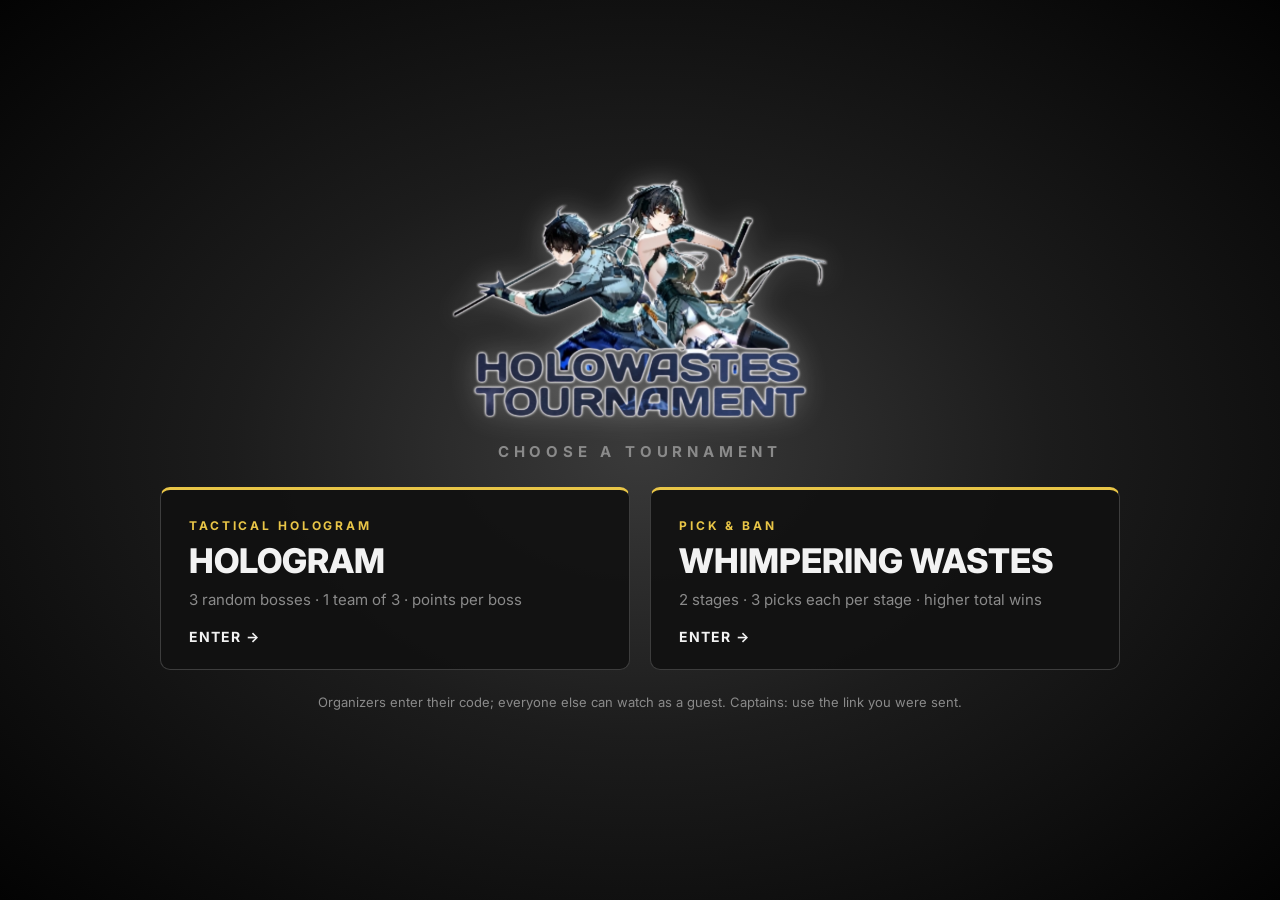
<file: index.html>
<!doctype html>
<html lang="en">
<head>
  <meta charset="utf-8" />
  <meta name="viewport" content="width=device-width, initial-scale=1" />
  <title>HoloWastes</title>
  <link rel="icon" type="image/png" href="img/favicon.png?v=4" />
  <link rel="apple-touch-icon" href="img/apple-touch-icon.png?v=4" />
  <script>
    // Old Whimpering Wastes links (index.html?admin=… / ?team=…&key=… / ?local=1) keep working:
    // they are forwarded to the Whimpering Wastes control page with the same query.
    function hwForward(search) {
      const q = new URLSearchParams(search);
      return ['admin', 'team', 'key', 'local'].some((k) => q.has(k)) ? 'wastes.html?' + q.toString() : null;
    }
    const hwTarget = hwForward(location.search);
    if (hwTarget) location.replace(hwTarget);
  </script>
  <link rel="preconnect" href="https://fonts.googleapis.com" />
  <link rel="preconnect" href="https://fonts.gstatic.com" crossorigin />
  <link href="https://fonts.googleapis.com/css2?family=Inter:wght@400;600;700;800&display=swap" rel="stylesheet" />
  <link rel="stylesheet" href="css/theme.css?v=20261128zz6" />
  <link rel="stylesheet" href="css/chooser.css?v=20261128zz6" />
  <link rel="stylesheet" href="css/gate.css?v=20261128zz6" />
</head>
<!-- Start page: pick the tournament. -->
<body class="chooser">
  <main>
    <img class="chooser-logo" src="img/logo.png" alt="HoloWastes Tournament" />
    <p class="chooser-lead">Choose a tournament</p>
    <div class="choices">
      <a class="choice holo" href="hologram.html" data-page="hologram.html" data-name="Hologram">
        <span class="kicker">Tactical Hologram</span>
        <b>Hologram</b>
        <span class="desc">3 random bosses · 1 team of 3 · points per boss</span>
        <span class="go">Enter →</span>
      </a>
      <a class="choice wastes" href="wastes.html" data-page="wastes.html" data-name="Whimpering Wastes">
        <span class="kicker">Pick &amp; ban</span>
        <b>Whimpering Wastes</b>
        <span class="desc">2 stages · 3 picks each per stage · higher total wins</span>
        <span class="go">Enter →</span>
      </a>
    </div>
    <p class="chooser-note">Organizers enter their code; everyone else can watch as a guest. Captains: use the link you were sent.</p>
  </main>

  <script src="js/config.js?v=20261128zz6"></script>
  <script src="js/gate.js?v=20261128zz6"></script>
  <script src="js/chooser.js?v=20261128zz6"></script>
</body>
</html>
</file>
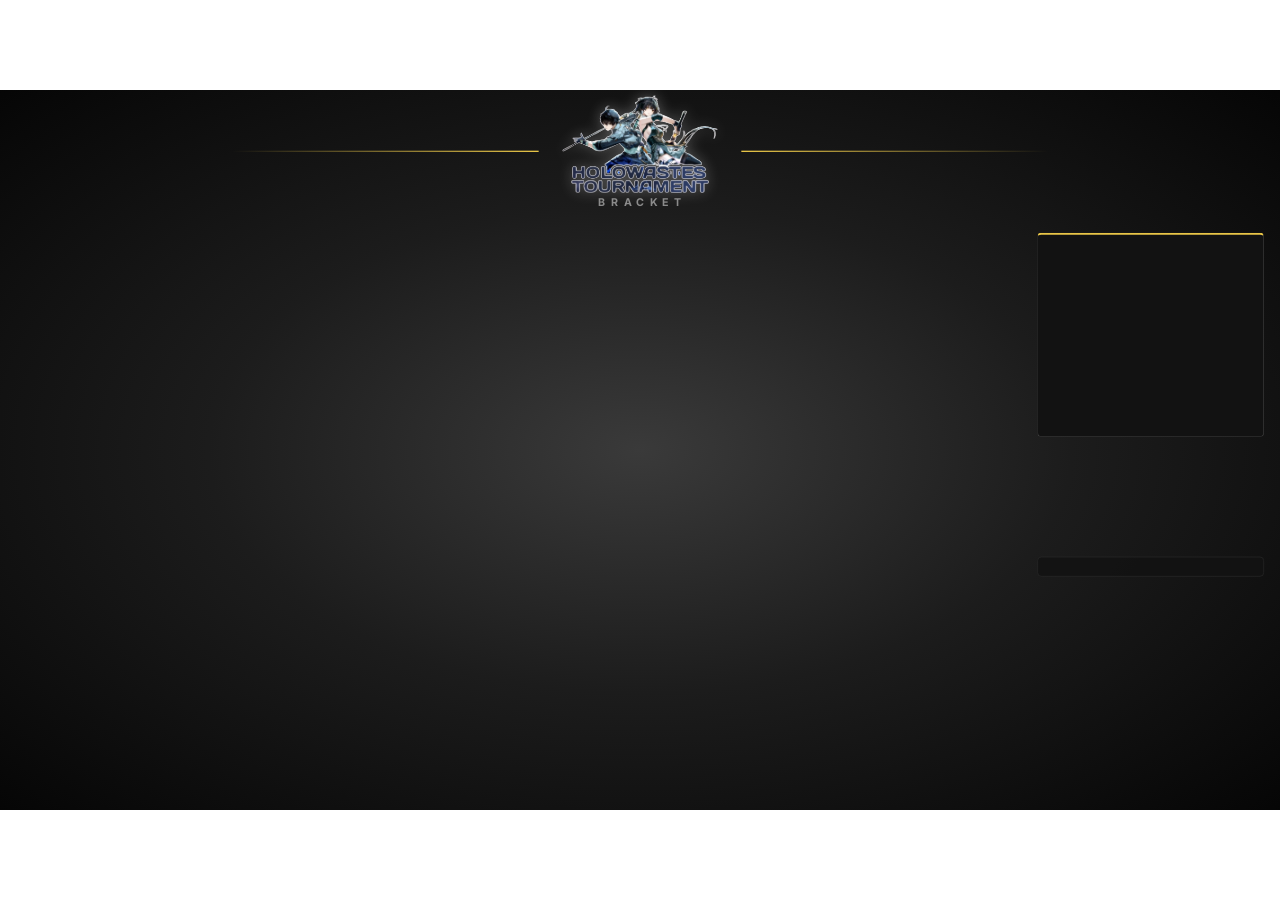
<file: bracket.html>
<!doctype html>
<html lang="en">
<head>
  <meta charset="utf-8" />
  <meta name="viewport" content="width=device-width, initial-scale=1" />
  <title>Bracket — HoloWastes</title>
  <link rel="icon" type="image/png" href="img/favicon.png?v=4" />
  <link rel="apple-touch-icon" href="img/apple-touch-icon.png?v=4" />
  <link rel="preconnect" href="https://fonts.googleapis.com" />
  <link rel="preconnect" href="https://fonts.gstatic.com" crossorigin />
  <link href="https://fonts.googleapis.com/css2?family=Inter:wght@400;600;700;800&family=Pacifico&display=swap" rel="stylesheet" />
  <link rel="stylesheet" href="css/theme.css?v=20261128zz6" />
  <link rel="stylesheet" href="css/overlay.css?v=20261128zz6" />
  <link rel="stylesheet" href="css/bracket.css?v=20261128zz6" />
</head>
<!--
  Bracket overlay. OBS / TikTok Live Studio: Browser/Link source, Width 1920, Height 1080.
  Updates automatically when the admin confirms a match winner. ?bg=0 = no background.
-->
<body>
  <div class="stage bracket-stage" id="stage">
    <header class="bk-title">
      <span class="line"></span>
      <div><h1 id="title">HOLOWASTES</h1><div class="sub">Bracket</div></div>
      <span class="line"></span>
    </header>
    <svg class="links" id="links" width="1920" height="1080" viewBox="0 0 1920 1080"></svg>
    <div id="cols"></div>
    <!-- where the tournament is right now (fills the empty space of the champion column) -->
    <section class="live-panel" id="live-panel"></section>
    <section class="next-panel" id="next-panel"></section>
  </div>

  <script src="js/config.js?v=20261128zz6"></script>
  <script src="js/bracket-core.js?v=20261128zz6"></script>
  <script src="js/draft-core.js?v=20261128zz6"></script>
  <script src="js/backend.js?v=20261128zz6"></script>
  <script src="js/common.js?v=20261128zz6"></script>
  <script src="js/bracket.js?v=20261128zz6"></script>
</body>
</html>
</file>
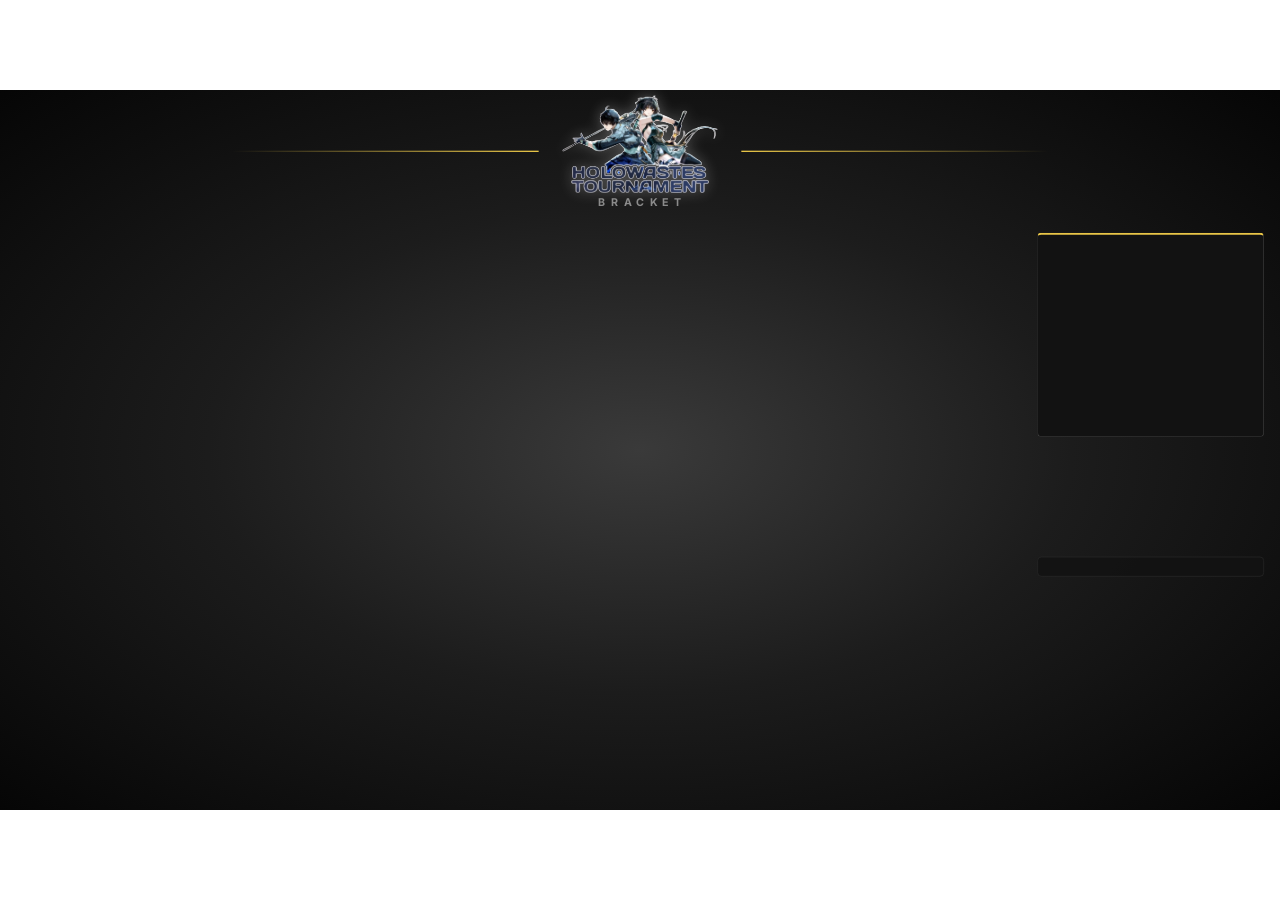
<file: holo-bracket.html>
<!doctype html>
<html lang="en">
<head>
  <meta charset="utf-8" />
  <meta name="viewport" content="width=device-width, initial-scale=1" />
  <title>Hologram Bracket — HoloWastes</title>
  <link rel="icon" type="image/png" href="img/favicon.png?v=4" />
  <link rel="apple-touch-icon" href="img/apple-touch-icon.png?v=4" />
  <script>window.HW_MODE = 'hologram';</script>
  <link rel="preconnect" href="https://fonts.googleapis.com" />
  <link rel="preconnect" href="https://fonts.gstatic.com" crossorigin />
  <link href="https://fonts.googleapis.com/css2?family=Inter:wght@400;600;700;800&family=Pacifico&display=swap" rel="stylesheet" />
  <link rel="stylesheet" href="css/theme.css?v=20261128zz6" />
  <link rel="stylesheet" href="css/overlay.css?v=20261128zz6" />
  <link rel="stylesheet" href="css/bracket.css?v=20261128zz6" />
</head>
<!--
  Bracket overlay. OBS / TikTok Live Studio: Browser/Link source, Width 1920, Height 1080.
  Updates automatically when the admin confirms a match winner. ?bg=0 = no background.
-->
<body>
  <div class="stage bracket-stage" id="stage">
    <header class="bk-title">
      <span class="line"></span>
      <div><h1 id="title">HOLOWASTES</h1><div class="sub">Bracket</div></div>
      <span class="line"></span>
    </header>
    <svg class="links" id="links" width="1920" height="1080" viewBox="0 0 1920 1080"></svg>
    <div id="cols"></div>
    <!-- where the tournament is right now (fills the empty space of the champion column) -->
    <section class="live-panel" id="live-panel"></section>
    <section class="next-panel" id="next-panel"></section>
  </div>

  <script src="js/config.js?v=20261128zz6"></script>
  <script src="js/bracket-core.js?v=20261128zz6"></script>
  <script src="js/holo-core.js?v=20261128zz6"></script>
  <script src="js/backend.js?v=20261128zz6"></script>
  <script src="js/common.js?v=20261128zz6"></script>
  <script src="js/bracket.js?v=20261128zz6"></script>
</body>
</html>
</file>
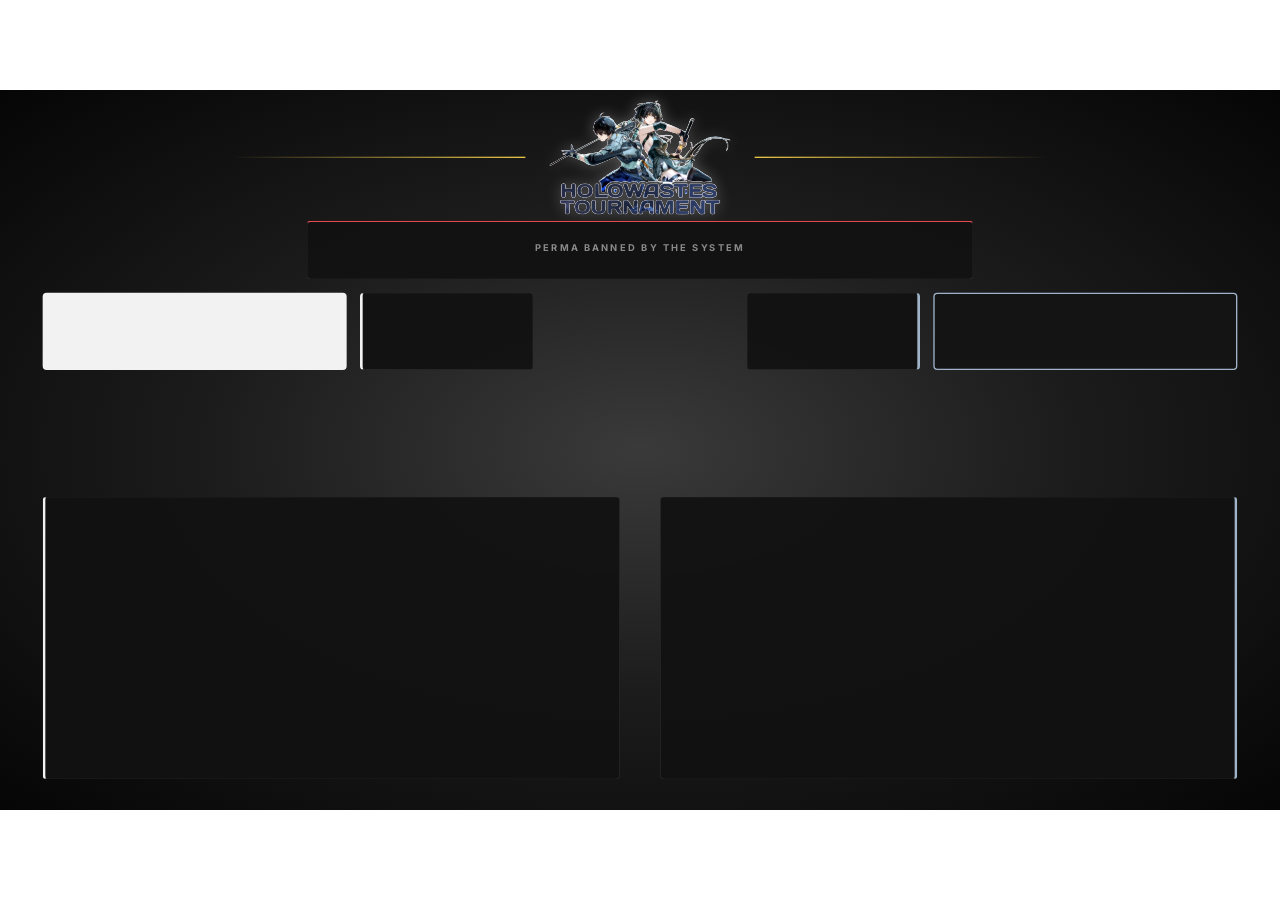
<file: holo-overlay.html>
<!doctype html>
<html lang="en">
<head>
  <meta charset="utf-8" />
  <meta name="viewport" content="width=device-width, initial-scale=1" />
  <title>Hologram Overlay — HoloWastes</title>
  <link rel="icon" type="image/png" href="img/favicon.png?v=4" />
  <link rel="apple-touch-icon" href="img/apple-touch-icon.png?v=4" />
  <script>window.HW_MODE = 'hologram';</script>
  <link rel="preconnect" href="https://fonts.googleapis.com" />
  <link rel="preconnect" href="https://fonts.gstatic.com" crossorigin />
  <link href="https://fonts.googleapis.com/css2?family=Inter:wght@400;600;700;800&family=Pacifico&display=swap" rel="stylesheet" />
  <link rel="stylesheet" href="css/theme.css?v=20261128zz6" />
  <link rel="stylesheet" href="css/overlay.css?v=20261128zz6" />
  <link rel="stylesheet" href="css/holo.css?v=20261128zz6" />
  <link rel="stylesheet" href="css/reels.css?v=20261128zz6" />
</head>
<!--
  Hologram draft overlay. OBS / TikTok Live Studio: Browser / Link source at 1920 x 1080.
  Grey-to-black background built in; ?bg=0 = fully transparent.
-->
<body>
  <div class="stage holo-stage" id="stage">
    <header class="title"><span class="line"></span><h1 id="title">HOLOWASTES</h1><span class="line"></span></header>

    <section class="perma panel">
      <div class="label">Perma banned by the system</div>
      <div class="perma-list" id="perma"></div>
    </section>

    <section class="row top">
      <div class="panel player A"><div class="pname" id="name-A"></div><div class="hpoints" id="pts-A"></div></div>
      <div class="panel ban A" id="ban-A"></div>
      <div class="status" id="status">
        <div class="s-team" id="s-team"></div>
        <div class="s-action" id="s-action"></div>
        <div class="s-timer" id="s-timer"></div>
      </div>
      <div class="panel ban B" id="ban-B"></div>
      <div class="panel player B"><div class="hpoints" id="pts-B"></div><div class="pname" id="name-B"></div></div>
    </section>

    <section class="row bosses" id="bosses"></section>

    <section class="row teams">
      <div class="panel stage-box A" id="team-A"></div>
      <div class="panel stage-box B" id="team-B"></div>
    </section>
  </div>

  <script src="js/config.js?v=20261128zz6"></script>
  <script src="js/bracket-core.js?v=20261128zz6"></script>
  <script src="js/holo-core.js?v=20261128zz6"></script>
  <script src="js/backend.js?v=20261128zz6"></script>
  <script src="js/common.js?v=20261128zz6"></script>
  <script src="js/holo-common.js?v=20261128zz6"></script>
  <script src="js/holo-overlay.js?v=20261128zz6"></script>
</body>
</html>
</file>
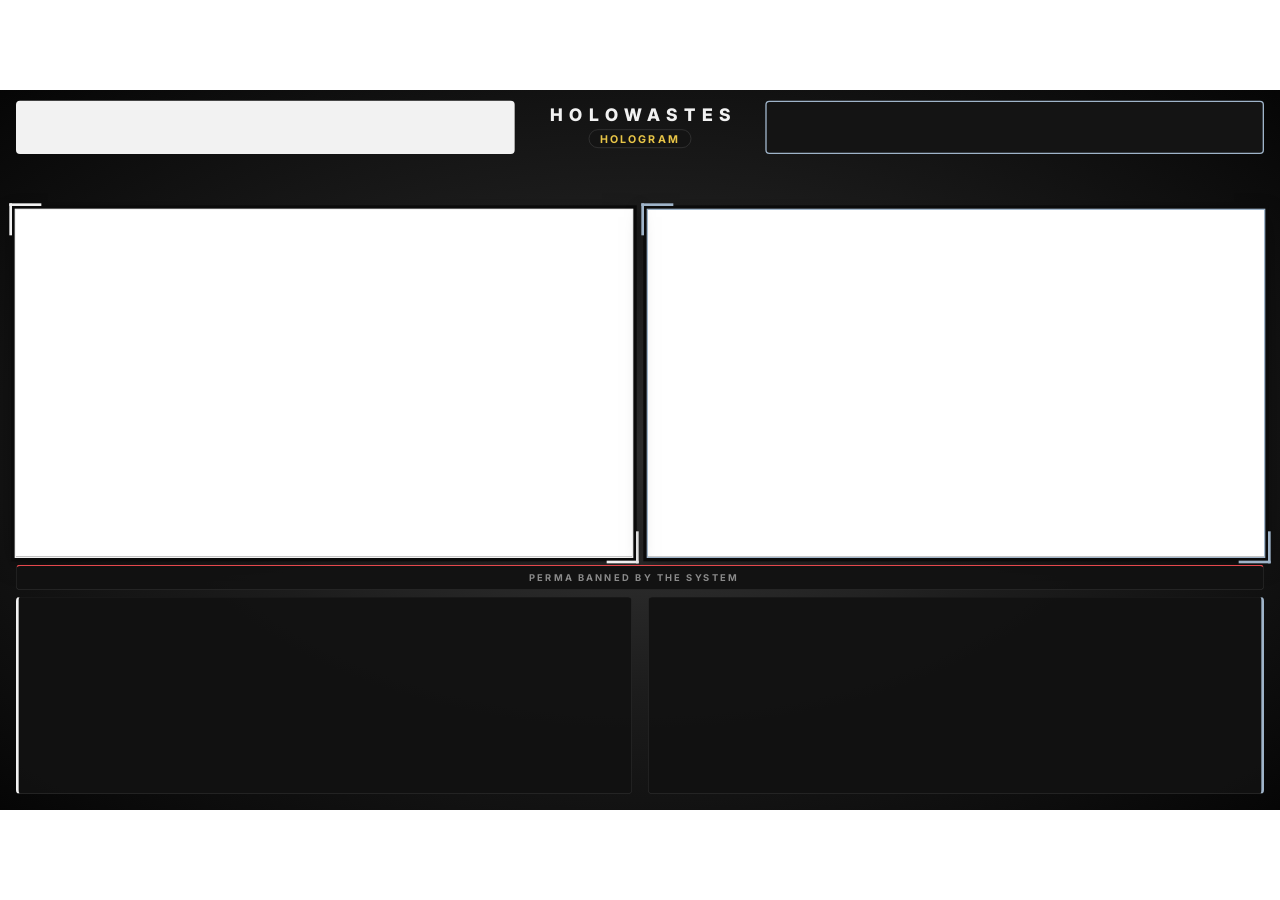
<file: holo-screens.html>
<!doctype html>
<html lang="en">
<head>
  <meta charset="utf-8" />
  <meta name="viewport" content="width=device-width, initial-scale=1" />
  <title>Hologram Screens — HoloWastes</title>
  <link rel="icon" type="image/png" href="img/favicon.png?v=4" />
  <link rel="apple-touch-icon" href="img/apple-touch-icon.png?v=4" />
  <script>window.HW_MODE = 'hologram';</script>
  <link rel="preconnect" href="https://fonts.googleapis.com" />
  <link rel="preconnect" href="https://fonts.gstatic.com" crossorigin />
  <link href="https://fonts.googleapis.com/css2?family=Inter:wght@400;600;700;800&family=Pacifico&display=swap" rel="stylesheet" />
  <link rel="stylesheet" href="css/theme.css?v=20261128zz6" />
  <link rel="stylesheet" href="css/overlay.css?v=20261128zz6" />
  <link rel="stylesheet" href="css/screens.css?v=20261128zz6" />
  <link rel="stylesheet" href="css/holo.css?v=20261128zz6" />
  <link rel="stylesheet" href="css/reels.css?v=20261128zz6" />
</head>
<!--
  Hologram screen-share overlay. OBS / TikTok Live Studio: Browser/Link source at 1920 x 1080,
  placed ABOVE the two screen captures. Same windows as the Whimpering Wastes screens overlay:
    Player A window: x 24,  y 128, 924 x 520
    Player B window: x 972, y 128, 924 x 520
  URL options:  ?guides=1  fill the windows with alignment guides
                ?bg=0      no background (the windows are always see-through)
-->
<body>
  <div class="stage screens-stage holo-screens" id="stage">
    <header class="bar">
      <div class="panel plate A">
        <div class="pname" id="name-A"></div>
        <div class="hpoints" id="pts-A"></div>
      </div>
      <div class="center">
        <div class="mini-title" id="title">HOLOWASTES</div>
        <div class="stage-tag">Hologram</div>
      </div>
      <div class="panel plate B">
        <div class="hpoints" id="pts-B"></div>
        <div class="pname" id="name-B"></div>
      </div>
    </header>

    <!-- the match's 3 bosses under the names, coloured by who took each boss's point -->
    <div class="hboss-row" id="bosses"></div>

    <div class="screen A" id="screen-A"><div class="guide" id="guide-A"></div></div>
    <div class="screen B" id="screen-B"><div class="guide" id="guide-B"></div></div>

    <section class="panel perma-strip">
      <span class="label">Perma banned by the system</span>
      <div class="perma-list" id="perma"></div>
    </section>

    <section class="panel team A" id="team-A"></section>
    <section class="panel team B" id="team-B"></section>
  </div>

  <script src="js/config.js?v=20261128zz6"></script>
  <script src="js/bracket-core.js?v=20261128zz6"></script>
  <script src="js/holo-core.js?v=20261128zz6"></script>
  <script src="js/backend.js?v=20261128zz6"></script>
  <script src="js/common.js?v=20261128zz6"></script>
  <script src="js/holo-common.js?v=20261128zz6"></script>
  <script src="js/holo-screens.js?v=20261128zz6"></script>
</body>
</html>
</file>
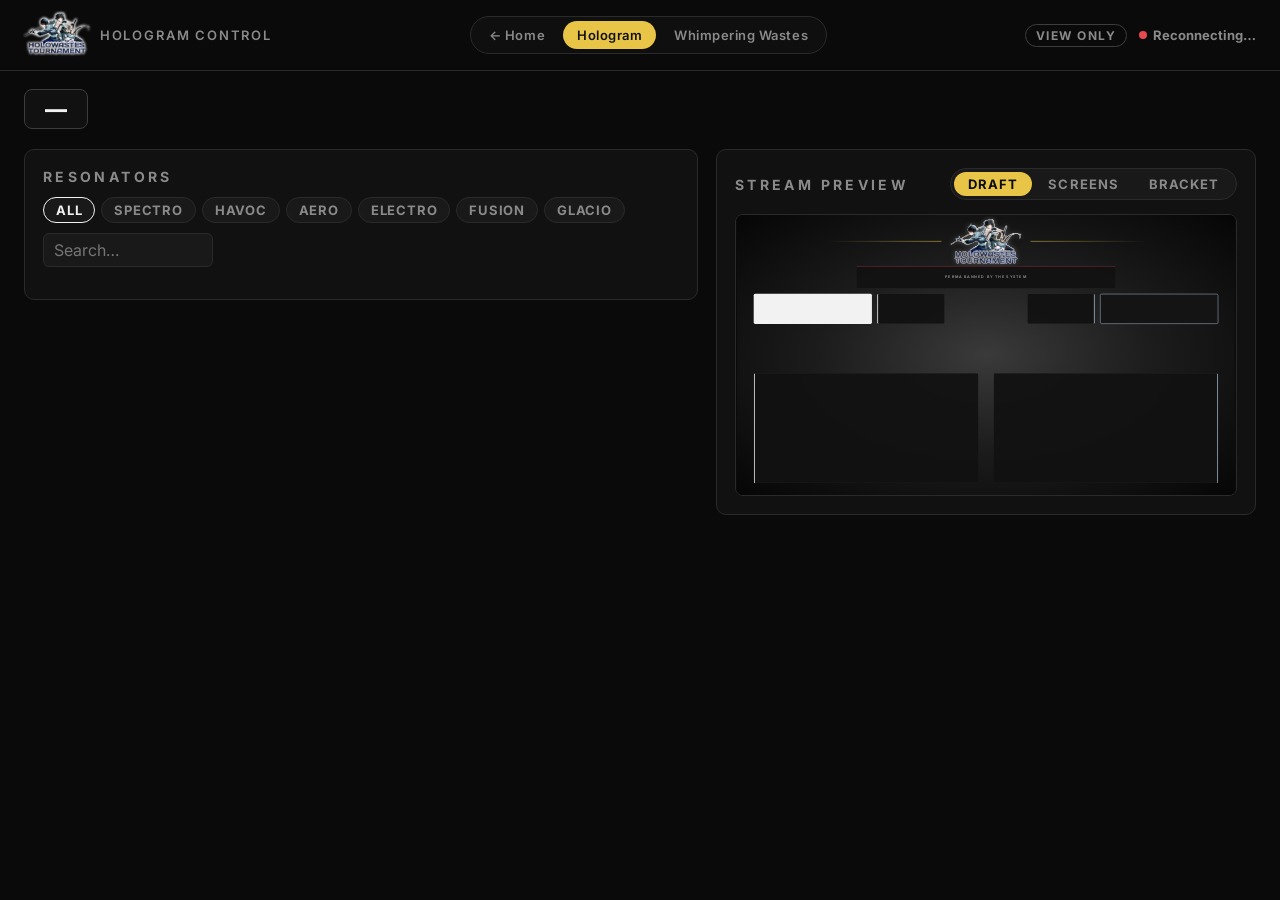
<file: hologram.html>
<!doctype html>
<html lang="en">
<head>
  <meta charset="utf-8" />
  <meta name="viewport" content="width=device-width, initial-scale=1" />
  <title>Hologram — Control — HoloWastes</title>
  <link rel="icon" type="image/png" href="img/favicon.png?v=4" />
  <link rel="apple-touch-icon" href="img/apple-touch-icon.png?v=4" />
  <script>window.HW_MODE = 'hologram';</script>
  <link rel="preconnect" href="https://fonts.googleapis.com" />
  <link rel="preconnect" href="https://fonts.gstatic.com" crossorigin />
  <link href="https://fonts.googleapis.com/css2?family=Inter:wght@400;600;700;800&display=swap" rel="stylesheet" />
  <link rel="stylesheet" href="css/theme.css?v=20261128zz6" />
  <link rel="stylesheet" href="css/style.css?v=20261128zz6" />
  <link rel="stylesheet" href="css/gate.css?v=20261128zz6" />
  <link rel="stylesheet" href="css/reels.css?v=20261128zz6" />
</head>
<body class="control">
  <header class="topbar">
    <div class="brand"><span id="brand">HoloWastes</span> <em>Hologram control</em></div>
    <nav class="topnav" id="topnav">
      <a class="home" href="index.html">&larr; Home</a>
      <a class="holo here" href="hologram.html" aria-current="page">Hologram</a>
      <a class="wastes" href="wastes.html">Whimpering Wastes</a>
    </nav>
    <div class="topbar-right">
      <span id="role-badge" class="badge"></span>
      <span id="conn" class="conn"><i></i><b>Connecting…</b></span>
    </div>
  </header>

  <section class="statusbar">
    <div class="turn-label" id="turn-label">—</div>
    <div class="turn-meta"><span id="turn-step"></span><span id="timer"></span></div>
    <div class="coin-info" id="coin-info"></div>
  </section>

  <main class="layout">
    <div class="main-col">
    <section class="card picker">
      <div class="picker-head">
        <h2 id="picker-title">Resonators</h2>
        <div class="tools">
          <div class="chips" id="element-filter"></div>
          <input id="search" type="search" placeholder="Search…" autocomplete="off" />
        </div>
      </div>
      <div class="perma-edit-bar" id="perma-bar" hidden>
        <span>Editing perma bans — click resonators to toggle, then save.</span>
        <button id="perma-save" class="primary">Save perma bans</button>
        <button id="perma-cancel">Cancel</button>
      </div>
      <div class="roster" id="roster"></div>
      <div class="lock-bar" id="lock-bar" hidden>
        <div class="lock-info" id="lock-info"></div>
        <button id="lock-btn" class="lock-btn" disabled>Lock in</button>
      </div>
    </section>

    <section class="card admin bracket-card" id="bracket-card" hidden>
      <div class="card-head">
        <h2>Bracket</h2>
        <div class="row">
          <span class="hint">Back to Penyisihan (keeps players)</span>
          <button id="bk-reset" class="danger">Reset bracket</button>
        </div>
      </div>
      <div class="bk-grid">
        <div class="bk-col">
          <div class="bk-sub first">Now playing</div>
          <div class="bk-now" id="bk-now"></div>
          <div class="row">
            <button id="bk-confirm" class="primary">Confirm winner</button>
            <span class="hint" id="bk-confirm-hint"></span>
          </div>

          <div class="bk-sub">Any match</div>
          <div class="row"><select id="bk-match"></select></div>
          <div class="row">
            <button id="bk-load" class="primary">Load into draft</button>
            <button id="bk-win-A">Top wins</button>
            <button id="bk-win-B">Bottom wins</button>
            <button id="bk-clear" class="danger">Clear result</button>
          </div>
        </div>

        <div class="bk-col">
          <details class="bk-details" open>
            <summary>Players (16)</summary>
            <div class="bk-players" id="bk-players"></div>
            <div class="row"><button id="bk-save-players" class="primary">Save players</button></div>
          </details>

          <details class="bk-details">
            <summary>Fix mistakes</summary>
            <div class="row"><button id="bk-undo">Undo last bracket change</button></div>
            <div class="hint" id="bk-last"></div>
            <div class="hint">Every bracket change is also logged in the Sheet's "BracketLog" tab, and the "Bracket" tab shows the current bracket.</div>
          </details>
        </div>
      </div>
    </section>
    </div>

    <aside class="side">
      <section class="card preview">
        <div class="preview-head">
          <h2>Stream preview</h2>
          <div class="seg" id="preview-switch">
            <button class="on" data-view="overlay">Draft</button>
            <button data-view="screens">Screens</button>
            <button data-view="bracket">Bracket</button>
          </div>
        </div>
        <div class="preview-frame"><iframe id="preview" title="Overlay preview" tabindex="-1"></iframe></div>
      </section>

      <section class="card admin" id="admin" hidden>
        <h2>Admin</h2>

        <div class="group">
          <h3>Bosses</h3>
          <div class="boss-list" id="boss-list"></div>
          <div class="row">
            <button id="boss-roll" class="primary">Roll bosses</button>
            <button id="boss-manual">Pick by hand</button>
            <span class="hint" id="boss-hint"></span>
          </div>
          <div class="boss-manual" id="boss-manual-box" hidden>
            <div class="row"><select id="boss-1"></select><select id="boss-2"></select><select id="boss-3"></select></div>
            <div class="row"><button id="boss-save" class="primary">Save bosses</button><button id="boss-cancel">Cancel</button></div>
          </div>
        </div>

        <div class="group">
          <h3>Coin toss</h3>
          <div class="row">
            <button id="flip-btn" class="primary">Flip coin</button>
            <span class="hint" id="flip-hint"></span>
          </div>
        </div>

        <div class="group">
          <h3>Players</h3>
          <div class="row">
            <input id="name-a" placeholder="Player A" maxlength="40" />
            <input id="name-b" placeholder="Player B" maxlength="40" />
            <button id="save-names">Save</button>
          </div>
        </div>

        <div class="group">
          <h3>Points</h3>
          <div class="points-grid" id="points-grid"></div>
          <div class="hint" id="points-hint">Tick a box to give that player the boss's point. Saved right away.</div>
        </div>

        <div class="group">
          <h3>Break timer</h3>
          <div class="row">
            <button data-break="180">3 min</button>
            <button data-break="300">5 min</button>
            <button data-break="600">10 min</button>
            <input id="break-time" class="break-time" placeholder="7 or 4:30" title="Minutes (7, 2.5) or minutes:seconds (4:30, 0:45)" maxlength="8" />
            <button id="break-start" class="primary">Start</button>
          </div>
          <div class="row">
            <input id="break-label" placeholder="Label (optional), e.g. Break · Ishoma" maxlength="40" />
            <button id="break-add" disabled>+1 min</button>
            <button id="break-stop" class="danger" disabled>Stop</button>
          </div>
          <div class="hint" id="break-status">Custom: minutes (7) or minutes:seconds (4:30 · 0:45 = 45 sec). Shows a countdown on the bracket overlay.</div>
        </div>

        <div class="group">
          <h3>Perma bans</h3>
          <div class="row">
            <button id="perma-edit">Edit perma bans</button>
            <span class="hint" id="perma-count"></span>
          </div>
        </div>

        <div class="group">
          <h3>Draft</h3>
          <div class="row">
            <button id="undo-btn">Undo last</button>
            <button id="reset-btn" class="danger">Reset match</button>
          </div>
        </div>

        <div class="group">
          <h3>Links</h3>
          <div class="links" id="admin-links"></div>
        </div>
      </section>
    </aside>
  </main>

  <div class="toast" id="toast" hidden></div>

  <script src="js/config.js?v=20261128zz6"></script>
  <script src="js/bracket-core.js?v=20261128zz6"></script>
  <script src="js/holo-core.js?v=20261128zz6"></script>
  <script src="js/backend.js?v=20261128zz6"></script>
  <script src="js/common.js?v=20261128zz6"></script>
  <script src="js/gate.js?v=20261128zz6"></script>
  <script src="js/control.js?v=20261128zz6"></script>
  <script src="js/holo-admin.js?v=20261128zz6"></script>
</body>
</html>
</file>
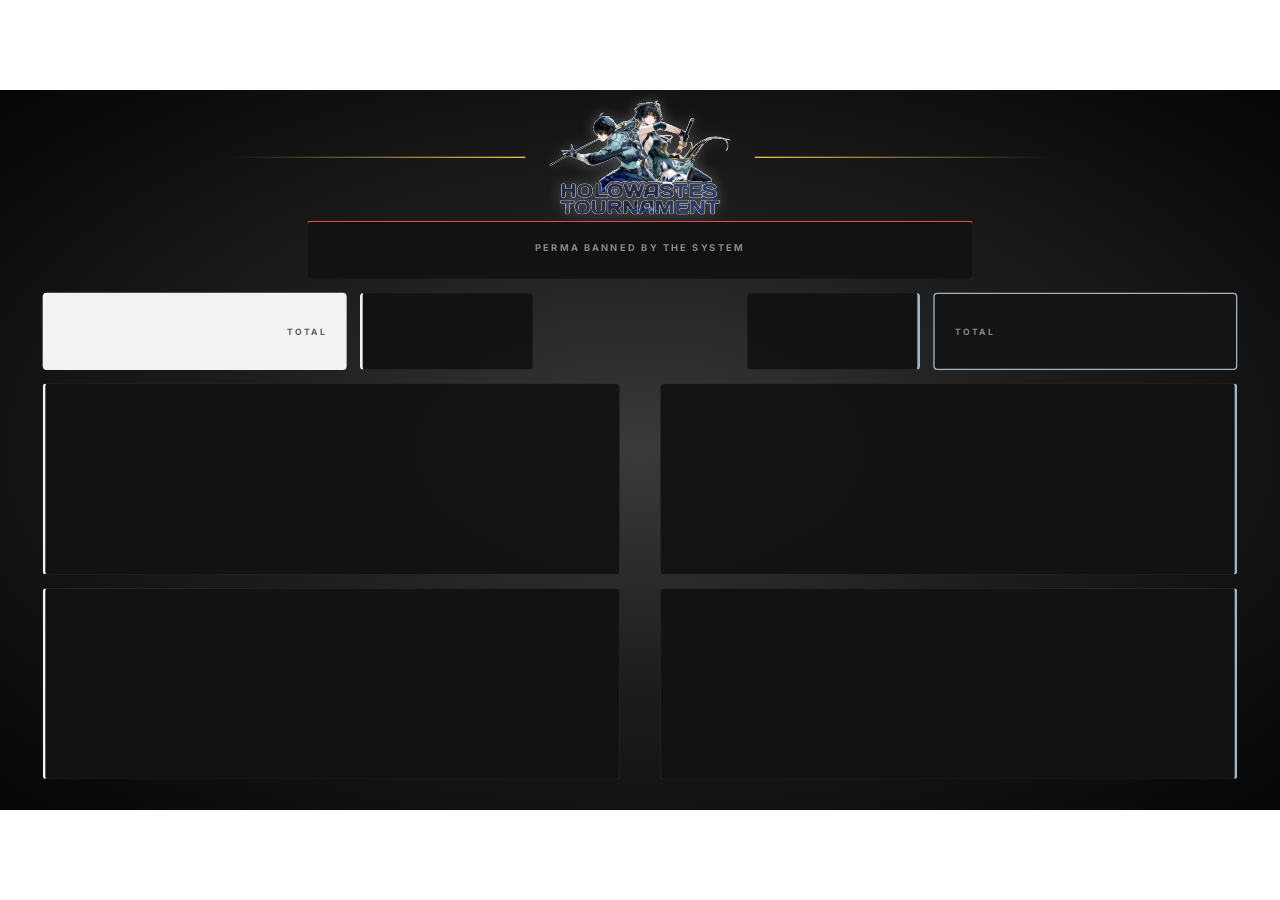
<file: overlay.html>
<!doctype html>
<html lang="en">
<head>
  <meta charset="utf-8" />
  <meta name="viewport" content="width=device-width, initial-scale=1" />
  <title>Overlay — HoloWastes</title>
  <link rel="icon" type="image/png" href="img/favicon.png?v=4" />
  <link rel="apple-touch-icon" href="img/apple-touch-icon.png?v=4" />
  <link rel="preconnect" href="https://fonts.googleapis.com" />
  <link rel="preconnect" href="https://fonts.gstatic.com" crossorigin />
  <link href="https://fonts.googleapis.com/css2?family=Inter:wght@400;600;700;800&family=Pacifico&display=swap" rel="stylesheet" />
  <link rel="stylesheet" href="css/theme.css?v=20261128zz6" />
  <link rel="stylesheet" href="css/overlay.css?v=20261128zz6" />
</head>
<!--
  OBS / TikTok Live Studio: add as a Browser / Link source at 1920 x 1080.
  Grey-to-black background built in; ?bg=0 = fully transparent.
-->
<body>
  <div class="stage" id="stage">
    <header class="title"><span class="line"></span><h1 id="title">HOLOWASTES</h1><span class="line"></span></header>

    <section class="perma panel">
      <div class="label">Perma banned by the system</div>
      <div class="perma-list" id="perma"></div>
    </section>

    <section class="row top">
      <div class="panel player A"><div class="pname" id="name-A"></div><div class="ptotal"><span>Total</span><b id="total-A" data-sk="TA"></b></div></div>
      <div class="panel ban A" id="ban-A"></div>
      <div class="status" id="status">
        <div class="s-team" id="s-team"></div>
        <div class="s-action" id="s-action"></div>
        <div class="s-timer" id="s-timer"></div>
      </div>
      <div class="panel ban B" id="ban-B"></div>
      <div class="panel player B"><div class="ptotal"><span>Total</span><b id="total-B" data-sk="TB"></b></div><div class="pname" id="name-B"></div></div>
    </section>

    <section class="row stages">
      <div class="panel stage-box A" id="stage-A-1"></div>
      <div class="panel stage-box B" id="stage-B-1"></div>
    </section>
    <section class="row stages">
      <div class="panel stage-box A" id="stage-A-2"></div>
      <div class="panel stage-box B" id="stage-B-2"></div>
    </section>
    <!-- the coin toss layer is added by HW.coinToss() in js/common.js (same on every draft overlay) -->
  </div>

  <script src="js/config.js?v=20261128zz6"></script>
  <script src="js/bracket-core.js?v=20261128zz6"></script>
  <script src="js/draft-core.js?v=20261128zz6"></script>
  <script src="js/backend.js?v=20261128zz6"></script>
  <script src="js/common.js?v=20261128zz6"></script>
  <script src="js/overlay.js?v=20261128zz6"></script>
</body>
</html>
</file>
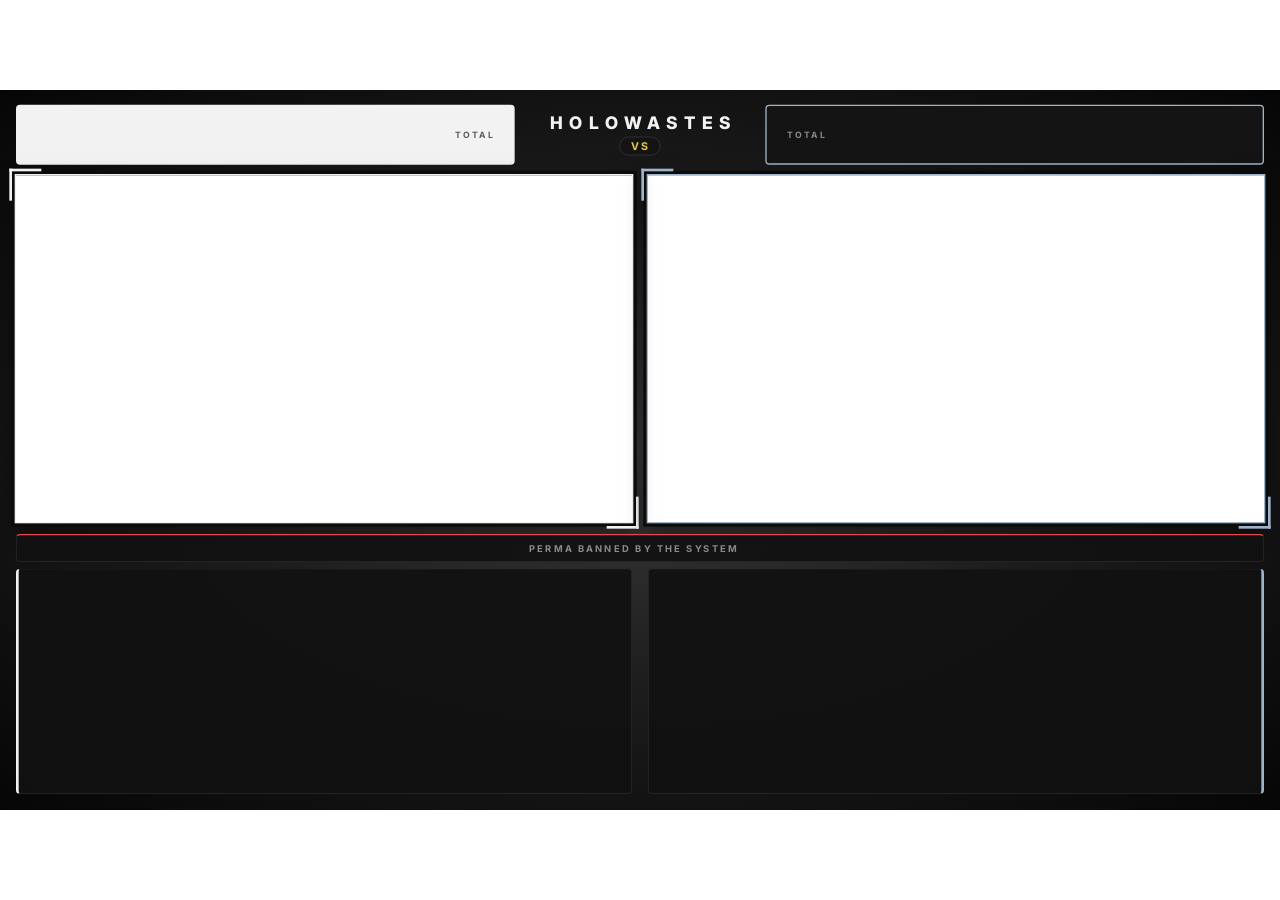
<file: screens.html>
<!doctype html>
<html lang="en">
<head>
  <meta charset="utf-8" />
  <meta name="viewport" content="width=device-width, initial-scale=1" />
  <title>Screens — HoloWastes</title>
  <link rel="icon" type="image/png" href="img/favicon.png?v=4" />
  <link rel="apple-touch-icon" href="img/apple-touch-icon.png?v=4" />
  <link rel="preconnect" href="https://fonts.googleapis.com" />
  <link rel="preconnect" href="https://fonts.gstatic.com" crossorigin />
  <link href="https://fonts.googleapis.com/css2?family=Inter:wght@400;600;700;800&family=Pacifico&display=swap" rel="stylesheet" />
  <link rel="stylesheet" href="css/theme.css?v=20261128zz6" />
  <link rel="stylesheet" href="css/overlay.css?v=20261128zz6" />
  <link rel="stylesheet" href="css/screens.css?v=20261128zz6" />
</head>
<!--
  Screen-share overlay. OBS / TikTok Live Studio: Browser/Link source at 1920 x 1080,
  placed ABOVE the two screen captures. The two windows are transparent:
    Player A window: x 24,  y 128, 924 x 520
    Player B window: x 972, y 128, 924 x 520
  URL options:  ?stage=1 or ?stage=2  show only that stage's picks
                ?guides=1             fill the windows with alignment guides
                ?stage=1|2 also leaves a chat window between the team panels: 380 x 338 at x 770, y 718 (?chat=0 hides it)
                ?bg=0                 no background (the windows are always see-through)
-->
<body>
  <div class="stage screens-stage" id="stage">
    <header class="bar">
      <div class="panel plate A">
        <div class="pname" id="name-A"></div>
        <div class="ptotal"><span>Total</span><b id="total-A" data-sk="TA"></b></div>
      </div>
      <div class="center">
        <div class="mini-title" id="title">HOLOWASTES</div>
        <div class="stage-tag" id="stage-tag">VS</div>
      </div>
      <div class="panel plate B">
        <div class="ptotal"><span>Total</span><b id="total-B" data-sk="TB"></b></div>
        <div class="pname" id="name-B"></div>
      </div>
    </header>

    <div class="screen A" id="screen-A"><div class="guide" id="guide-A"></div></div>
    <div class="screen B" id="screen-B"><div class="guide" id="guide-B"></div></div>

    <section class="panel perma-strip">
      <span class="label">Perma banned by the system</span>
      <div class="perma-list" id="perma"></div>
    </section>

    <section class="panel team A" id="team-A"></section>
    <section class="panel team B" id="team-B"></section>
    <!-- ?stage=1|2 only: framed box with a gradient background between the team panels, for a chat source placed ABOVE the overlay -->
    <div class="chat-slot" id="chat-slot" hidden><div class="guide" id="guide-chat"></div></div>
  </div>

  <script src="js/config.js?v=20261128zz6"></script>
  <script src="js/bracket-core.js?v=20261128zz6"></script>
  <script src="js/draft-core.js?v=20261128zz6"></script>
  <script src="js/backend.js?v=20261128zz6"></script>
  <script src="js/common.js?v=20261128zz6"></script>
  <script src="js/screens.js?v=20261128zz6"></script>
</body>
</html>
</file>
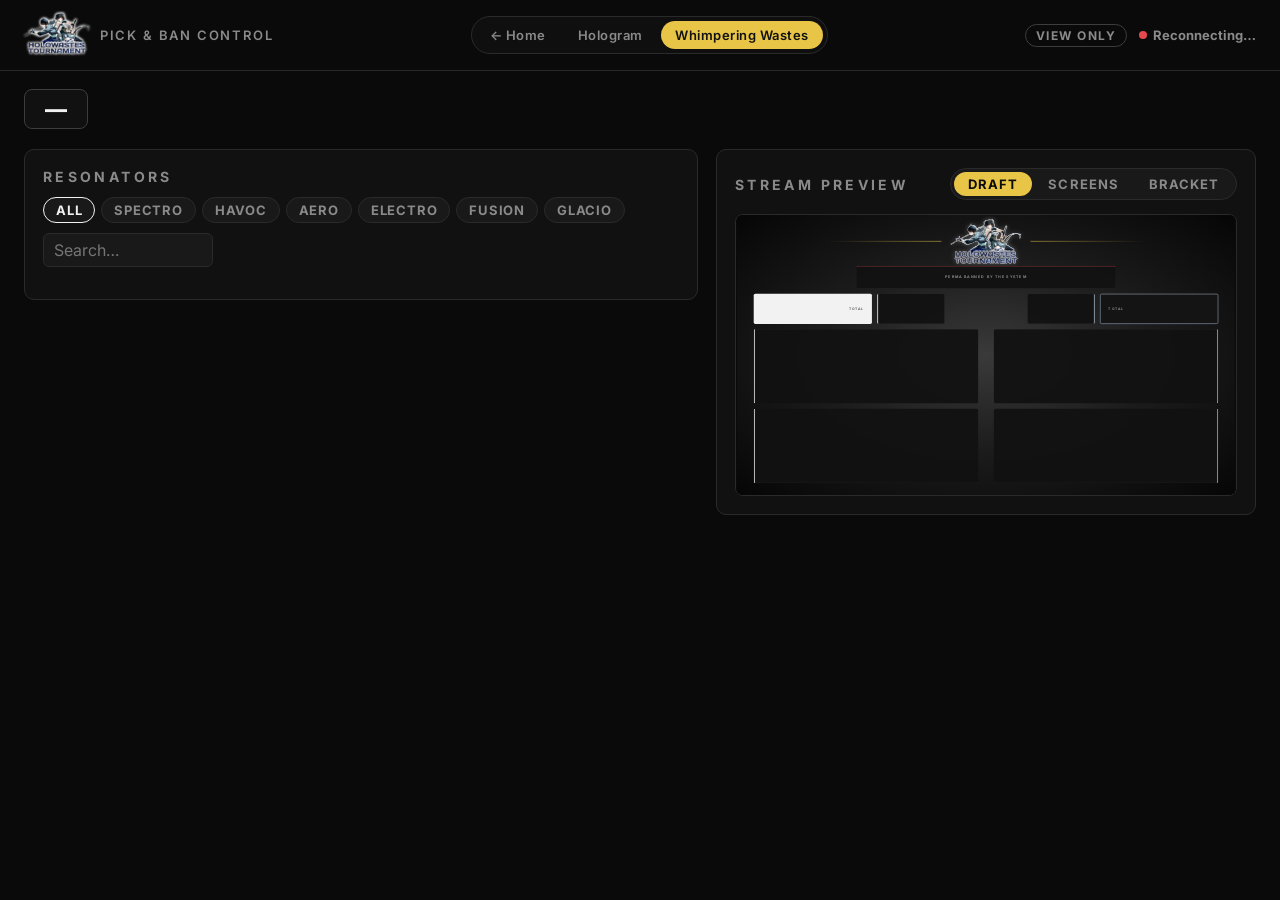
<file: wastes.html>
<!doctype html>
<html lang="en">
<head>
  <meta charset="utf-8" />
  <meta name="viewport" content="width=device-width, initial-scale=1" />
  <title>Whimpering Wastes — Control — HoloWastes</title>
  <link rel="icon" type="image/png" href="img/favicon.png?v=4" />
  <link rel="apple-touch-icon" href="img/apple-touch-icon.png?v=4" />
  <link rel="preconnect" href="https://fonts.googleapis.com" />
  <link rel="preconnect" href="https://fonts.gstatic.com" crossorigin />
  <link href="https://fonts.googleapis.com/css2?family=Inter:wght@400;600;700;800&display=swap" rel="stylesheet" />
  <link rel="stylesheet" href="css/theme.css?v=20261128zz6" />
  <link rel="stylesheet" href="css/style.css?v=20261128zz6" />
  <link rel="stylesheet" href="css/gate.css?v=20261128zz6" />
</head>
<body class="control">
  <header class="topbar">
    <div class="brand"><span id="brand">HoloWastes</span> <em>Pick &amp; Ban control</em></div>
    <nav class="topnav" id="topnav">
      <a class="home" href="index.html">&larr; Home</a>
      <a class="holo" href="hologram.html">Hologram</a>
      <a class="wastes here" href="wastes.html" aria-current="page">Whimpering Wastes</a>
    </nav>
    <div class="topbar-right">
      <span id="role-badge" class="badge"></span>
      <span id="conn" class="conn"><i></i><b>Connecting…</b></span>
    </div>
  </header>

  <section class="statusbar">
    <div class="turn-label" id="turn-label">—</div>
    <div class="turn-meta"><span id="turn-step"></span><span id="timer"></span></div>
    <div class="coin-info" id="coin-info"></div>
  </section>

  <main class="layout">
    <div class="main-col">
    <section class="card picker">
      <div class="picker-head">
        <h2 id="picker-title">Resonators</h2>
        <div class="tools">
          <div class="chips" id="element-filter"></div>
          <input id="search" type="search" placeholder="Search…" autocomplete="off" />
        </div>
      </div>
      <div class="perma-edit-bar" id="perma-bar" hidden>
        <span>Editing perma bans — click resonators to toggle, then save.</span>
        <button id="perma-save" class="primary">Save perma bans</button>
        <button id="perma-cancel">Cancel</button>
      </div>
      <div class="roster" id="roster"></div>
      <div class="lock-bar" id="lock-bar" hidden>
        <div class="lock-info" id="lock-info"></div>
        <button id="lock-btn" class="lock-btn" disabled>Lock in</button>
      </div>
    </section>

    <section class="card admin bracket-card" id="bracket-card" hidden>
      <div class="card-head">
        <h2>Bracket</h2>
        <div class="row">
          <span class="hint">Back to Penyisihan (keeps players)</span>
          <button id="bk-reset" class="danger">Reset bracket</button>
        </div>
      </div>
      <div class="bk-grid">
        <div class="bk-col">
          <div class="bk-sub first">Now playing</div>
          <div class="bk-now" id="bk-now"></div>
          <div class="row">
            <button id="bk-confirm" class="primary">Confirm winner</button>
            <span class="hint" id="bk-confirm-hint"></span>
          </div>

          <div class="bk-sub">Any match</div>
          <div class="row"><select id="bk-match"></select></div>
          <div class="row">
            <button id="bk-load" class="primary">Load into draft</button>
            <button id="bk-win-A">Top wins</button>
            <button id="bk-win-B">Bottom wins</button>
            <button id="bk-clear" class="danger">Clear result</button>
          </div>
        </div>

        <div class="bk-col">
          <details class="bk-details" open>
            <summary>Players (16)</summary>
            <div class="bk-players" id="bk-players"></div>
            <div class="row"><button id="bk-save-players" class="primary">Save players</button></div>
          </details>

          <details class="bk-details">
            <summary>Fix mistakes</summary>
            <div class="row"><button id="bk-undo">Undo last bracket change</button></div>
            <div class="hint" id="bk-last"></div>
            <div class="hint">Every bracket change is also logged in the Sheet's "BracketLog" tab, and the "Bracket" tab shows the current bracket.</div>
          </details>
        </div>
      </div>
    </section>
    </div>

    <aside class="side">
      <section class="card preview">
        <div class="preview-head">
          <h2>Stream preview</h2>
          <div class="seg" id="preview-switch">
            <button class="on" data-view="overlay">Draft</button>
            <button data-view="screens">Screens</button>
            <button data-view="bracket">Bracket</button>
          </div>
        </div>
        <div class="preview-frame"><iframe id="preview" title="Overlay preview" tabindex="-1"></iframe></div>
      </section>

      <section class="card admin" id="admin" hidden>
        <h2>Admin</h2>

        <div class="group">
          <h3>Coin toss</h3>
          <div class="row">
            <button id="flip-btn" class="primary">Flip coin</button>
            <span class="hint" id="flip-hint"></span>
          </div>
        </div>

        <div class="group">
          <h3>Players</h3>
          <div class="row">
            <input id="name-a" placeholder="Player A" maxlength="40" />
            <input id="name-b" placeholder="Player B" maxlength="40" />
            <button id="save-names">Save</button>
          </div>
        </div>

        <div class="group">
          <h3>Scores</h3>
          <div class="score-grid">
            <span></span><span class="col">Stage 1</span><span class="col">Stage 2</span>
            <span class="who A" id="score-label-A">Player A</span>
            <input id="s-A1" inputmode="decimal" maxlength="12" /><input id="s-A2" inputmode="decimal" maxlength="12" />
            <span class="who B" id="score-label-B">Player B</span>
            <input id="s-B1" inputmode="decimal" maxlength="12" /><input id="s-B2" inputmode="decimal" maxlength="12" />
          </div>
          <div class="row"><button id="save-scores" class="primary">Save scores</button></div>
        </div>

        <div class="group">
          <h3>Break timer</h3>
          <div class="row">
            <button data-break="180">3 min</button>
            <button data-break="300">5 min</button>
            <button data-break="600">10 min</button>
            <input id="break-time" class="break-time" placeholder="7 or 4:30" title="Minutes (7, 2.5) or minutes:seconds (4:30, 0:45)" maxlength="8" />
            <button id="break-start" class="primary">Start</button>
          </div>
          <div class="row">
            <input id="break-label" placeholder="Label (optional), e.g. Break · Ishoma" maxlength="40" />
            <button id="break-add" disabled>+1 min</button>
            <button id="break-stop" class="danger" disabled>Stop</button>
          </div>
          <div class="hint" id="break-status">Custom: minutes (7) or minutes:seconds (4:30 · 0:45 = 45 sec). Shows a countdown on the bracket overlay.</div>
        </div>

        <div class="group">
          <h3>Perma bans</h3>
          <div class="row">
            <button id="perma-edit">Edit perma bans</button>
            <span class="hint" id="perma-count"></span>
          </div>
        </div>

        <div class="group">
          <h3>Draft</h3>
          <div class="row">
            <button id="undo-btn">Undo last</button>
            <button id="reset-btn" class="danger">Reset match</button>
          </div>
        </div>

        <div class="group">
          <h3>Links</h3>
          <div class="links" id="admin-links"></div>
        </div>
      </section>
    </aside>
  </main>

  <div class="toast" id="toast" hidden></div>

  <script src="js/config.js?v=20261128zz6"></script>
  <script src="js/bracket-core.js?v=20261128zz6"></script>
  <script src="js/draft-core.js?v=20261128zz6"></script>
  <script src="js/backend.js?v=20261128zz6"></script>
  <script src="js/common.js?v=20261128zz6"></script>
  <script src="js/gate.js?v=20261128zz6"></script>
  <script src="js/control.js?v=20261128zz6"></script>
</body>
</html>
</file>
<file: css/theme.css>
/*
 * HoloWastes theme: "Noir minimal" — black and white with a single gold accent.
 * Shared by every page. Player / ban / champion colours can be changed in
 * js/config.js → THEME (applied on top of these defaults by js/common.js).
 */
:root {
  --a: #f2f2f2;            /* Player A — white */
  --b: #9fb4c9;            /* Player B — steel blue */
  --ban: #e5484d;          /* bans — red */
  --gold: #e8c547;         /* accent, active turn, champion */

  --bg: #0a0a0a;
  --panel: rgba(17, 17, 17, .94);
  --panel-2: #1a1a1a;
  --line: #2a2a2a;
  --line-2: #3d3d3d;
  --text: #f2f2f2;
  --muted: #8a8a8a;
  --ink: #0b0b0b;          /* text on bright fills */
  --win: #f2f2f2;          /* bracket winner lines */

  --font: 'Inter', system-ui, sans-serif;
}
</file>
<file: css/chooser.css>
/* Start page (index.html): choose Hologram or Whimpering Wastes. Noir minimal. */
* { box-sizing: border-box; }
html, body { margin: 0; min-height: 100%; }
body.chooser {
  min-height: 100vh; display: grid; place-items: center; padding: 32px 20px;
  font-family: var(--font); color: var(--text);
  background: radial-gradient(ellipse at center, #3a3a3a 0%, #1c1c1c 45%, #030303 100%) fixed;
}
main { width: min(960px, 100%); text-align: center; }
.chooser-logo {
  width: min(380px, 80%); height: auto;
  filter: drop-shadow(0 0 1px #fff) drop-shadow(0 0 1px #fff) drop-shadow(0 0 14px rgba(255, 255, 255, .28));
}
.chooser-lead {
  margin: 18px 0 26px; font-weight: 700; font-size: 15px; letter-spacing: .32em; text-transform: uppercase; color: var(--muted);
}
.choices { display: grid; grid-template-columns: 1fr 1fr; gap: 20px; }
.choice {
  display: flex; flex-direction: column; gap: 10px; padding: 28px 28px 24px; text-align: left;
  color: var(--text); text-decoration: none;
  background: rgba(17, 17, 17, .92); border: 1px solid var(--line-2); border-top: 3px solid var(--gold); border-radius: 10px;
  transition: transform .15s, border-color .15s, box-shadow .15s;
}
.choice:hover, .choice:focus-visible { transform: translateY(-3px); border-color: var(--gold); box-shadow: 0 10px 30px rgba(232, 197, 71, .15); outline: none; }
.choice .kicker { font-size: 12px; font-weight: 700; letter-spacing: .24em; text-transform: uppercase; color: var(--gold); }
.choice b { font-size: 34px; font-weight: 800; line-height: 1.05; text-transform: uppercase; }
.choice .desc { color: var(--muted); font-size: 15px; line-height: 1.4; }
.choice .go { margin-top: 8px; font-weight: 700; font-size: 14px; letter-spacing: .08em; text-transform: uppercase; }
.chooser-note { margin-top: 24px; color: var(--muted); font-size: 13px; }
.chooser-note code { color: var(--text); }
@media (max-width: 640px) { .choices { grid-template-columns: 1fr; } .choice b { font-size: 28px; } }
</file>
<file: css/gate.css>
/* Code prompt (js/gate.js): start page + control pages' top switch. Builds on theme.css. */
.gate {
  width: min(400px, calc(100% - 32px)); padding: 0; border: 1px solid var(--line-2); border-top: 3px solid var(--gold);
  border-radius: 10px; background: #111; color: var(--text); font-family: var(--font);
  box-shadow: 0 20px 60px rgba(0, 0, 0, .6);
}
.gate::backdrop { background: rgba(0, 0, 0, .7); backdrop-filter: blur(3px); }
.gate form { position: relative; display: flex; flex-direction: column; gap: 10px; padding: 28px; text-align: left; }
.gate .kicker { font-size: 12px; font-weight: 700; letter-spacing: .24em; text-transform: uppercase; color: var(--gold); }
.gate h2 { margin: 0 0 8px; font-size: 28px; font-weight: 800; text-transform: uppercase; line-height: 1.05; }
.gate label { font-size: 12px; font-weight: 700; letter-spacing: .14em; text-transform: uppercase; color: var(--muted); }
.gate input {
  padding: 12px 14px; font: inherit; font-size: 16px; color: var(--text); background: #0a0a0a;
  border: 1px solid var(--line-2); border-radius: 8px; outline: none;
}
.gate input:focus { border-color: var(--gold); }
.gate-msg { min-height: 18px; margin: 0; font-size: 13px; color: var(--ban); }
.gate-enter {
  padding: 12px; font: inherit; font-weight: 800; letter-spacing: .1em; text-transform: uppercase;
  color: #111; background: var(--gold); border: 0; border-radius: 8px; cursor: pointer;
}
.gate-enter:disabled { opacity: .6; cursor: wait; }
.gate-or { display: flex; align-items: center; gap: 10px; color: var(--muted); font-size: 12px; text-transform: uppercase; letter-spacing: .2em; }
.gate-or::before, .gate-or::after { content: ''; flex: 1; height: 1px; background: var(--line-2); }
.gate-guest {
  display: flex; justify-content: center; align-items: baseline; gap: 8px; padding: 11px;
  font-weight: 700; letter-spacing: .06em; color: var(--text); text-decoration: none;
  border: 1px solid var(--line-2); border-radius: 8px; transition: border-color .15s;
}
.gate-guest:hover, .gate-guest:focus-visible { border-color: var(--text); outline: none; }
.gate-guest small { font-weight: 600; color: var(--muted); }
.gate-close {
  position: absolute; top: 10px; right: 12px; width: 32px; height: 32px; font-size: 22px; line-height: 1;
  color: var(--muted); background: none; border: 0; cursor: pointer;
}
.gate-close:hover { color: var(--text); }
</file>
<file: css/overlay.css>
/* Draft overlay (and shared overlay base) — Noir minimal. Colours come from theme.css. */

html, body {
  margin: 0; width: 100%; height: 100%; overflow: hidden;
  background: transparent; color: var(--text);
  font-family: var(--font);
}
body.bg { background: var(--bg); }
/* canvas background (js/common.js backdrop): behind everything on the stage */
.backdrop { position: absolute; left: 0; top: 0; z-index: -1; pointer-events: none; }

/* Fixed 1920x1080 canvas, scaled to fit the window (letterboxed). */
.stage {
  position: absolute; left: 50%; top: 50%;
  width: 1920px; height: 1080px;
  transform: translate(-50%, -50%) scale(var(--s, 1));
  transform-origin: center;
  box-sizing: border-box;
  padding: 26px 64px 46px;
  display: grid;
  grid-template-rows: 84px 116px 116px 1fr 1fr;
  gap: 20px;
}

.panel {
  position: relative;
  background: var(--panel);
  border: 1px solid var(--line);
  border-radius: 6px;
  box-sizing: border-box;
  min-width: 0;
}
.panel.A { border-left: 4px solid var(--a); }
.panel.B { border-right: 4px solid var(--b); }

.label, .stage-head .stage-name, .ban .ban-label, .ptotal span {
  font-weight: 700; text-transform: uppercase; letter-spacing: .24em;
  color: var(--muted); font-size: 14px;
}

/* ---------- title ---------- */
.title { display: flex; align-items: center; justify-content: center; gap: 34px; }
.title h1 {
  margin: 0; font-weight: 800; font-size: 46px; line-height: 1;
  letter-spacing: .38em; padding-left: .38em; text-transform: uppercase; color: var(--text);
}
/* logo instead of the title text (cfg.LOGO) */
.brand-logo {
  display: block; width: auto;
  filter: drop-shadow(0 0 1px #fff) drop-shadow(0 0 1px #fff) drop-shadow(0 0 10px rgba(255, 255, 255, .28));
}
.title h1.has-logo { padding: 0; height: 100%; display: flex; align-items: center; }
.title h1.has-logo .brand-logo { height: 176px; }
/* With a logo the title row is taller and the perma-ban panel slimmer (one row of chips). */
.with-logo .stage:not(.screens-stage):not(.bracket-stage):not(.holo-stage) { grid-template-rows: 150px 88px 116px 1fr 1fr; }
.with-logo .perma { gap: 8px; }
.with-logo .perma-list { max-height: 40px; }
.title .line { flex: 1; max-width: 440px; height: 2px; }
.title .line:first-child { background: linear-gradient(90deg, transparent, var(--gold)); }
.title .line:last-child { background: linear-gradient(90deg, var(--gold), transparent); }

/* ---------- perma bans ---------- */
.perma {
  justify-self: center; width: 1000px;
  display: flex; flex-direction: column; align-items: center; justify-content: center; gap: 10px;
  border-top: 2px solid var(--ban);
}
.perma-list { display: flex; flex-wrap: wrap; justify-content: center; gap: 10px; max-height: 92px; overflow: hidden; }
.chip {
  display: inline-flex; align-items: center; gap: 10px;
  padding: 3px 16px 3px 12px; border-radius: 999px;
  background: #161616; border: 1px solid var(--line-2);
  font-size: 22px; font-weight: 700; text-transform: uppercase;
}
.chip i { width: 12px; height: 12px; border-radius: 50%; background: var(--el); }
.none { color: var(--muted); font-size: 22px; text-transform: uppercase; letter-spacing: .14em; }

/* ---------- top row: players, bans, status ---------- */
.row.top { display: grid; grid-template-columns: 1fr 260px 280px 260px 1fr; gap: 20px; }

/* Name plates: A = white slab with black text, B = black slab with steel outline */
.player.panel { display: flex; align-items: center; justify-content: space-between; gap: 18px; padding: 0 30px; }
.player.panel.A { background: var(--a); border: 0; }
.player.panel.B { background: #141414; border: 2px solid var(--b); }
/* Font size is fitted by js/overlay.js (shrinks, then wraps to 2 lines for long names). */
.pname {
  flex: 1; min-width: 0; max-height: 100px;
  font-weight: 800; font-size: 40px; line-height: 1;
  text-transform: uppercase; white-space: nowrap; overflow: hidden; overflow-wrap: anywhere;
}
.player.A .pname, .player.A .ptotal b { color: var(--ink); }
.player.A .ptotal span { color: #5c5c5c; }
.player.B .pname { color: var(--text); text-align: right; }
.ptotal { flex: none; display: flex; flex-direction: column; align-items: center; line-height: 1; }
.ptotal span { font-size: 13px; }
.ptotal b { font-size: 44px; font-weight: 800; font-variant-numeric: tabular-nums; min-width: 60px; text-align: center; }

.ban { display: flex; flex-direction: column; justify-content: center; padding: 0 22px; gap: 4px; }
.ban .ban-label { color: var(--ban); }
.ban .ban-name { font-size: 30px; font-weight: 800; text-transform: uppercase; position: relative; white-space: nowrap; overflow: hidden; text-overflow: ellipsis; }
.ban.filled { background: #1a0f10; border-color: rgba(229, 72, 77, .5); }
.ban.filled .ban-name::after {
  content: ''; position: absolute; left: 0; right: 0; top: 50%; height: 3px; background: var(--ban);
}

.status { display: flex; flex-direction: column; align-items: center; justify-content: center; text-align: center; line-height: 1.05; }
.s-team { font-weight: 800; font-size: 30px; line-height: 1; text-transform: uppercase; width: 280px; max-height: 80px; white-space: nowrap; overflow: hidden; overflow-wrap: anywhere; }
.s-team.A { color: var(--text); } .s-team.B { color: var(--b); }
.s-action { font-weight: 600; font-size: 18px; text-transform: uppercase; letter-spacing: .28em; color: var(--muted); margin-top: 6px; }
.s-timer { font-size: 30px; font-weight: 800; font-variant-numeric: tabular-nums; margin-top: 4px; }
.s-timer.low { color: var(--ban); }

/* ---------- stage boxes ---------- */
.row.stages { display: grid; grid-template-columns: 1fr 1fr; gap: 60px; min-height: 0; }
.stage-box { display: flex; flex-direction: column; padding: 16px 26px 24px; gap: 14px; }
.stage-head { display: flex; align-items: baseline; justify-content: space-between; }
.stage-head .stage-score { font-size: 36px; font-weight: 800; font-variant-numeric: tabular-nums; }
.stage-head .stage-score small { font-size: 14px; color: var(--muted); letter-spacing: .24em; margin-right: 12px; font-weight: 700; text-transform: uppercase; }
.slots { flex: 1; display: grid; grid-template-columns: repeat(3, 1fr); gap: 18px; min-height: 0; }

.slot {
  position: relative; overflow: hidden;
  display: flex; flex-direction: column; align-items: center; justify-content: center; gap: 10px;
  background: #121212; border: 1px dashed var(--line-2); border-radius: 6px;
  padding: 8px 10px; text-align: center;
}
.slot .mono {
  flex: none; width: 128px; height: 128px; border-radius: 10px;
  display: grid; place-items: center; overflow: hidden;
  font-weight: 800; font-size: 50px; color: var(--ink);
  background: var(--el);
}
.slot .mono img { width: 100%; height: 100%; object-fit: cover; }
.slot .nm { font-size: 28px; font-weight: 700; line-height: 1; text-transform: uppercase; width: 100%; max-height: 50px; overflow: hidden; }
.slot .wait { font-size: 18px; color: #4a4a4a; font-weight: 700; letter-spacing: .2em; text-transform: uppercase; }
.slot.filled {
  border: 1px solid var(--line-2);
  background: linear-gradient(180deg, color-mix(in srgb, var(--el) 12%, #151515), #121212);
}
.slot.filled::before { content: ''; position: absolute; left: 0; right: 0; bottom: 0; height: 3px; background: var(--el); }

/* Whose turn: gold glow */
.active { --glow: var(--gold); animation: glow 1.2s ease-in-out infinite; }
.slot.active { border: 2px solid var(--gold); }
.slot.active .wait { color: var(--gold); }
.ban.active { border-color: var(--gold); }
@keyframes glow {
  0%, 100% { box-shadow: 0 0 0 0 transparent; }
  50% { box-shadow: 0 0 26px 2px color-mix(in srgb, var(--glow) 40%, transparent), inset 0 0 24px color-mix(in srgb, var(--glow) 18%, transparent); }
}

/* ---------- lock-in moments (class .fresh is added by js only to the newest action; all draft + screens overlays) ---------- */
/* pick: the card slams down, a ring in the element colour bursts out, "LOCKED IN" flashes, portrait zooms in, name slides up */
.slot.fresh, .pick.fresh { animation: lock-slam .7s cubic-bezier(.2, 1.4, .4, 1), lock-ring 1.3s ease-out; }
.slot.fresh::after, .pick.fresh::after {
  content: 'LOCKED IN'; position: absolute; inset: 0; display: grid; place-items: center;
  font-weight: 800; font-size: 26px; letter-spacing: .22em; color: #fff; text-shadow: 0 2px 10px rgba(0, 0, 0, .7);
  background: radial-gradient(circle at 50% 45%, color-mix(in srgb, var(--el) 85%, #fff), color-mix(in srgb, var(--el) 55%, transparent) 75%);
  animation: lock-flash 1.1s ease-out forwards;
}
.slot.fresh .mono, .pick.fresh .mono { animation: lock-portrait .9s cubic-bezier(.2, 1.2, .4, 1) .15s both; }
.slot.fresh .nm, .pick.fresh .nm { animation: lock-name .55s ease-out .45s both; }
@keyframes lock-slam { 0% { transform: scale(1.5) translateY(-20px); opacity: 0; } 50% { transform: scale(.93); opacity: 1; } 75% { transform: scale(1.03); } 100% { transform: none; } }
@keyframes lock-ring {
  0% { box-shadow: 0 0 0 0 color-mix(in srgb, var(--el) 90%, transparent); }
  35% { box-shadow: 0 0 0 6px var(--el), 0 0 40px 6px color-mix(in srgb, var(--el) 70%, transparent); }
  100% { box-shadow: 0 0 0 22px transparent, 0 0 0 0 transparent; }
}
@keyframes lock-flash { 0% { opacity: 1; transform: scale(1.15); } 35% { opacity: .9; transform: none; } 100% { opacity: 0; } }
@keyframes lock-portrait { 0% { transform: scale(1.7); filter: brightness(2.2) blur(3px); } 100% { transform: none; filter: none; } }
@keyframes lock-name { 0% { transform: translateY(22px); opacity: 0; } 100% { transform: none; opacity: 1; } }

/* ban: the box shakes with a red flash, the name stamps in, the red strike draws across */
.ban.fresh { animation: ban-shake .6s ease-out, ban-glow 1.3s ease-out; }
.ban.fresh::after {
  content: ''; position: absolute; inset: 0; border-radius: inherit; pointer-events: none;
  background: radial-gradient(circle, rgba(229, 72, 77, .85), rgba(229, 72, 77, .15) 70%); animation: lock-flash .9s ease-out forwards;
}
.ban.fresh .ban-name { animation: stamp .6s cubic-bezier(.2, 1.5, .4, 1) .1s both; }
.ban.fresh .ban-name::after { transform-origin: left; animation: strike .45s ease-out .55s both; }
@keyframes ban-shake { 0%, 100% { transform: none; } 15% { transform: translateX(-9px) rotate(-1deg); } 30% { transform: translateX(8px) rotate(1deg); } 45% { transform: translateX(-6px); } 60% { transform: translateX(4px); } 75% { transform: translateX(-2px); } }
@keyframes ban-glow { 0% { box-shadow: 0 0 0 0 rgba(229, 72, 77, .9); } 30% { box-shadow: 0 0 0 4px var(--ban), 0 0 44px rgba(229, 72, 77, .7); } 100% { box-shadow: 0 0 0 18px transparent; } }
@keyframes stamp { 0% { transform: scale(2.4) rotate(-12deg); opacity: 0; } 60% { transform: scale(.92) rotate(1deg); opacity: 1; } 100% { transform: none; opacity: 1; } }
@keyframes strike { 0% { transform: scaleX(0); } 100% { transform: scaleX(1); } }

/* ---------- coin toss ---------- */
.coin-layer {
  position: absolute; inset: 0; display: flex; flex-direction: column; align-items: center; justify-content: center; gap: 40px;
  background: rgba(8, 8, 8, .86); perspective: 1400px;
  animation: fade-in .3s ease-out;
}
.coin-layer[hidden] { display: none; }
.coin-layer.out { animation: fade-out .5s ease-in forwards; }
.coin { width: 340px; height: 340px; position: relative; transform-style: preserve-3d; }
.coin.spin { animation: spin var(--dur, 2.6s) cubic-bezier(.35, .45, .3, 1) forwards; }
.face {
  position: absolute; inset: 0; border-radius: 50%; backface-visibility: hidden;
  display: grid; place-items: center; padding: 40px; box-sizing: border-box; text-align: center;
  font-weight: 800; font-size: 34px; text-transform: uppercase; line-height: 1; color: var(--ink);
  border: 10px solid #1c1c1c;
  box-shadow: inset 0 0 0 4px rgba(255,255,255,.25), inset 0 0 50px rgba(0,0,0,.35), 0 12px 40px rgba(0,0,0,.6);
}
.face span { display: block; width: 240px; max-height: 200px; overflow: hidden; overflow-wrap: anywhere; }
.face.A { background: radial-gradient(circle at 35% 30%, #ffffff, #d6d6d6 55%, #8a8a8a); }
.face.B { background: radial-gradient(circle at 35% 30%, #eef4fa, var(--b) 55%, #45576a); transform: rotateX(180deg); }
.coin-caption { text-align: center; opacity: 0; transition: opacity .4s; }
.coin-caption.show { opacity: 1; }

/* toss arc while spinning, then the landing: bounce, flash, shockwave, sunburst and sparks in the winner's colour */
.coin-stage { position: relative; width: 340px; height: 340px; }
.coin-stage.tossing { animation: coin-arc 2.6s linear forwards; }
@keyframes coin-arc {              /* thrown up from below, peaks, falls back down to land */
  0% { transform: translateY(220px) scale(.55); animation-timing-function: cubic-bezier(.2, .8, .4, 1); }
  48% { transform: translateY(-210px) scale(1.12); animation-timing-function: cubic-bezier(.6, 0, .9, .5); }
  100% { transform: none; }
}
.landed .coin-stage { animation: coin-land .7s cubic-bezier(.2, 1.6, .4, 1); }
@keyframes coin-land { 0% { transform: scale(1.18, .86); } 45% { transform: scale(.94, 1.06); } 100% { transform: none; } }
.landed .coin .face { animation: coin-flash .8s ease-out; }
@keyframes coin-flash { 0% { filter: brightness(2.4); box-shadow: inset 0 0 0 4px #fff, 0 0 90px 20px var(--wc); } 100% { filter: none; } }
.coin-rays, .coin-ring, .coin-sparks { position: absolute; left: 50%; top: 50%; pointer-events: none; }
.coin-rays {
  width: 1100px; height: 1100px; margin: -550px 0 0 -550px; border-radius: 50%; opacity: 0;
  background: repeating-conic-gradient(from 0deg, color-mix(in srgb, var(--wc) 55%, transparent) 0deg 6deg, transparent 6deg 18deg);
  -webkit-mask: radial-gradient(circle, #000 18%, transparent 62%); mask: radial-gradient(circle, #000 18%, transparent 62%);
}
.landed .coin-rays { animation: coin-rays 3.4s ease-out forwards; }
@keyframes coin-rays { 0% { opacity: 0; transform: scale(.3) rotate(0deg); } 15% { opacity: 1; } 100% { opacity: .35; transform: scale(1) rotate(40deg); } }
.coin-ring { width: 340px; height: 340px; margin: -170px 0 0 -170px; border-radius: 50%; border: 6px solid var(--wc); opacity: 0; }
.landed .coin-ring { animation: coin-ring .9s ease-out forwards; }
@keyframes coin-ring { 0% { opacity: 1; transform: scale(1); } 100% { opacity: 0; transform: scale(2.6); border-width: 1px; } }
.coin-sparks i {
  position: absolute; left: -6px; top: -6px; width: 12px; height: 12px; border-radius: 50%; opacity: 0;
  background: var(--wc); box-shadow: 0 0 12px var(--wc), 0 0 4px #fff;
}
.coin-sparks i:nth-child(3n) { background: var(--gold); box-shadow: 0 0 12px var(--gold); width: 8px; height: 8px; }
.landed .coin-sparks i { animation: coin-spark 1.1s cubic-bezier(.1, .7, .3, 1) forwards; }
@keyframes coin-spark {
  0% { opacity: 1; transform: rotate(var(--a)) translateX(150px) scale(1); }
  100% { opacity: 0; transform: rotate(var(--a)) translateX(var(--d)) scale(.3); }
}
.coin-layer.landed::before {          /* the whole screen tints in the winner's colour for a moment */
  content: ''; position: absolute; inset: 0; pointer-events: none;
  background: radial-gradient(circle at 50% 42%, color-mix(in srgb, var(--wc) 35%, transparent), transparent 60%);
  animation: lock-flash 1.6s ease-out forwards;
}
.coin-caption.show .win { animation: toss-win .8s cubic-bezier(.2, 1.4, .4, 1) both; text-shadow: 0 0 30px color-mix(in srgb, var(--wc) 60%, transparent); }
.coin-caption.show .sub { animation: toss-sub .5s ease-out .45s both; }
@keyframes toss-win { 0% { opacity: 0; transform: scale(1.8); filter: blur(8px); letter-spacing: .4em; } 100% { opacity: 1; transform: none; filter: none; letter-spacing: .06em; } }
@keyframes toss-sub { 0% { opacity: 0; transform: translateY(16px); } 100% { opacity: 1; transform: none; } }
.coin-caption .win { font-weight: 800; font-size: 52px; text-transform: uppercase; letter-spacing: .06em; max-width: 1600px; white-space: nowrap; overflow: hidden; }
.coin-caption .sub { font-size: 26px; color: var(--muted); letter-spacing: .2em; text-transform: uppercase; font-weight: 700; }
@keyframes spin { from { transform: rotateX(0deg); } to { transform: rotateX(var(--end)); } }   /* end over end, like a thrown coin */
@keyframes fade-in { from { opacity: 0; } }
@keyframes fade-out { to { opacity: 0; } }
@keyframes pop { from { transform: scale(.92); opacity: 0; } to { transform: scale(1); opacity: 1; } }

/* a score was just entered (Whimpering Wastes overlays; js/common.js scoreWatcher): counts up, pops gold */
[data-sk] { display: inline-block; }
.sc-pop { animation: sc-pop 1.4s cubic-bezier(.2, 1.3, .4, 1); }
@keyframes sc-pop {
  0% { transform: scale(.6); color: var(--gold); text-shadow: 0 0 0 transparent; }
  25% { transform: scale(1.35); color: var(--gold); text-shadow: 0 0 24px rgba(232, 197, 71, .9), 0 2px 0 rgba(0, 0, 0, .35); }
  75% { color: var(--gold); }
  100% { transform: none; text-shadow: 0 0 0 transparent; }
}

/* ---------- draft complete (js/common.js draftComplete): gold shimmer over the picks + a band across the middle ---------- */
.draft-done .slot.filled::after, .draft-done .pick.filled::after {
  content: ''; position: absolute; inset: 0; pointer-events: none;
  background: linear-gradient(105deg, transparent 30%, rgba(232, 197, 71, .55) 48%, rgba(255, 255, 255, .7) 50%, rgba(232, 197, 71, .55) 52%, transparent 70%);
  transform: translateX(-120%); animation: done-shine 1.1s ease-out forwards;
}
.draft-done .slot.filled:nth-child(2)::after, .draft-done .pick.filled:nth-child(2)::after { animation-delay: .12s; }
.draft-done .slot.filled:nth-child(3)::after, .draft-done .pick.filled:nth-child(3)::after { animation-delay: .24s; }
.draft-done .slot.filled, .draft-done .pick.filled { animation: done-glow 1.4s ease-out; }
@keyframes done-shine { to { transform: translateX(120%); } }
@keyframes done-glow { 30% { box-shadow: 0 0 0 2px var(--gold), 0 0 28px rgba(232, 197, 71, .55); } }

.done-layer { position: absolute; left: 0; right: 0; top: 0; bottom: 0; display: flex; align-items: center; justify-content: center; pointer-events: none; }
.done-layer[hidden] { display: none; }
.done-band {
  width: 100%; display: flex; flex-direction: column; align-items: center; gap: 14px; padding: 26px 0 30px;
  background: linear-gradient(90deg, transparent, rgba(8, 8, 8, .94) 18%, rgba(8, 8, 8, .94) 82%, transparent);
  transform: scaleY(0); opacity: 0;
}
.done-layer.show .done-band { animation: done-open .55s cubic-bezier(.2, 1.3, .4, 1) forwards; }
.done-layer.out .done-band { animation: done-close .5s ease-in forwards; }
@keyframes done-open { 0% { transform: scaleY(0); opacity: 0; } 100% { transform: none; opacity: 1; } }
@keyframes done-close { 0% { transform: none; opacity: 1; } 100% { transform: scaleY(0); opacity: 0; } }
.done-line { width: 70%; height: 3px; background: linear-gradient(90deg, transparent, var(--gold), transparent); transform: scaleX(0); }
.done-layer.show .done-line { animation: done-line .9s ease-out .2s forwards; }
@keyframes done-line { to { transform: scaleX(1); } }
.done-title { font-size: 84px; font-weight: 800; line-height: 1; text-transform: uppercase; letter-spacing: .12em; white-space: nowrap; }
.done-title span { color: #fff; }
.done-title b { color: var(--gold); text-shadow: 0 0 30px rgba(232, 197, 71, .6); }
.done-layer.show .done-title { animation: done-title .8s cubic-bezier(.2, 1.3, .4, 1) .25s both; }
@keyframes done-title { 0% { opacity: 0; letter-spacing: .6em; filter: blur(8px); transform: scale(1.2); } 100% { opacity: 1; letter-spacing: .12em; filter: none; transform: none; } }
.done-vs { display: flex; align-items: center; gap: 26px; width: 1300px; justify-content: center; }
.done-vs span { flex: 0 1 560px; min-width: 0; font-size: 44px; font-weight: 800; text-transform: uppercase; white-space: nowrap; overflow: hidden; }
.done-vs .A { text-align: right; color: var(--a); }
.done-vs .B { text-align: left; color: var(--b); }
.done-vs em { flex: none; font-style: normal; font-size: 24px; font-weight: 700; letter-spacing: .3em; color: var(--muted); }
.done-layer.show .done-vs .A { animation: done-in-l .6s cubic-bezier(.2, 1.2, .4, 1) .6s both; }
.done-layer.show .done-vs .B { animation: done-in-r .6s cubic-bezier(.2, 1.2, .4, 1) .6s both; }
.done-layer.show .done-vs em { animation: lock-name .4s ease-out .8s both; }
@keyframes done-in-l { 0% { opacity: 0; transform: translateX(-160px); } 100% { opacity: 1; transform: none; } }
@keyframes done-in-r { 0% { opacity: 0; transform: translateX(160px); } 100% { opacity: 1; transform: none; } }

/* ---------- versus intro (js/common.js matchIntro): a new match-up is loaded / names saved ---------- */
.vs-layer { position: absolute; inset: 0; overflow: hidden; pointer-events: none; }
.vs-layer[hidden] { display: none; }
.vs-layer.show { animation: vs-shake .45s ease-out .55s; }
.vs-layer.out { animation: fade-out .55s ease-in forwards; }
@keyframes vs-shake { 0%, 100% { transform: none; } 20% { transform: translate(-10px, 6px); } 40% { transform: translate(9px, -6px); } 60% { transform: translate(-6px, 3px); } 80% { transform: translate(4px, -2px); } }

.vs-side { position: absolute; inset: 0; display: flex; align-items: center; }
.vs-side.A {
  clip-path: polygon(0 0, 56% 0, 44% 100%, 0 100%); justify-content: flex-start; padding-left: 7%;
  background: linear-gradient(100deg, rgba(6, 6, 6, .96) 0%, rgba(20, 20, 20, .96) 40%, color-mix(in srgb, var(--a) 22%, #111) 52%);
}
.vs-side.B {
  clip-path: polygon(56% 0, 100% 0, 100% 100%, 44% 100%); justify-content: flex-end; padding-right: 7%;
  background: linear-gradient(280deg, rgba(6, 6, 6, .96) 0%, rgba(20, 20, 20, .96) 40%, color-mix(in srgb, var(--b) 26%, #111) 52%);
}
.vs-name {
  width: 620px; font-size: 96px; font-weight: 800; line-height: .95; text-transform: uppercase; letter-spacing: .02em;
  overflow: hidden; overflow-wrap: anywhere;
}
.vs-side.A .vs-name { color: var(--a); text-align: left; text-shadow: 0 0 40px color-mix(in srgb, var(--a) 45%, transparent); }
.vs-side.B .vs-name { color: var(--b); text-align: right; text-shadow: 0 0 40px color-mix(in srgb, var(--b) 45%, transparent); }
.show .vs-side.A { animation: vs-in-l .55s cubic-bezier(.2, 1.1, .35, 1) both; }
.show .vs-side.B { animation: vs-in-r .55s cubic-bezier(.2, 1.1, .35, 1) both; }
.show .vs-name { animation: vs-name .5s ease-out .35s both; }
.out .vs-side.A { animation: vs-out-l .5s ease-in forwards; }
.out .vs-side.B { animation: vs-out-r .5s ease-in forwards; }
@keyframes vs-in-l { 0% { transform: translateX(-100%); } 100% { transform: none; } }
@keyframes vs-in-r { 0% { transform: translateX(100%); } 100% { transform: none; } }
@keyframes vs-out-l { to { transform: translateX(-100%); } }
@keyframes vs-out-r { to { transform: translateX(100%); } }
@keyframes vs-name { 0% { opacity: 0; filter: blur(6px); letter-spacing: .3em; } 100% { opacity: 1; filter: none; letter-spacing: .02em; } }

/* the diagonal seam flashes gold when the two sides hit */
.vs-slash {
  position: absolute; left: 50%; top: -10%; width: 8px; height: 120%; margin-left: -4px;
  background: linear-gradient(180deg, transparent, #fff 30%, var(--gold) 50%, #fff 70%, transparent);
  transform: rotate(6.8deg) scaleY(0); box-shadow: 0 0 40px 10px rgba(232, 197, 71, .6); opacity: 0;
}
.show .vs-slash { animation: vs-slash .9s ease-out .5s forwards; }
@keyframes vs-slash { 0% { opacity: 1; transform: rotate(6.8deg) scaleY(0); } 30% { opacity: 1; transform: rotate(6.8deg) scaleY(1); } 100% { opacity: .35; transform: rotate(6.8deg) scaleY(1); } }

.vs-mid { position: absolute; left: 50%; top: 50%; transform: translate(-50%, -50%); display: flex; flex-direction: column; align-items: center; gap: 18px; }
.vs-kicker { font-size: 24px; font-weight: 800; letter-spacing: .34em; text-transform: uppercase; color: var(--gold); white-space: nowrap; text-shadow: 0 2px 10px #000; }
.vs-sub { font-size: 20px; font-weight: 700; letter-spacing: .4em; text-transform: uppercase; color: var(--muted); text-shadow: 0 2px 10px #000; }
.show .vs-kicker, .show .vs-sub { animation: lock-name .5s ease-out .8s both; }
.vs-core { position: relative; width: 220px; height: 220px; display: grid; place-items: center; }
.vs-badge {
  position: relative; width: 200px; height: 200px; border-radius: 50%; display: grid; place-items: center;
  font-size: 104px; font-weight: 800; font-style: italic; letter-spacing: -.04em; color: #111;
  background: radial-gradient(circle at 35% 30%, #fff6d6, var(--gold) 55%, #8a6d12);
  box-shadow: 0 0 0 6px #111, 0 0 0 9px var(--gold), 0 0 60px rgba(232, 197, 71, .7);
}
.show .vs-badge { animation: vs-badge .6s cubic-bezier(.2, 1.6, .4, 1) .45s both; }
@keyframes vs-badge { 0% { opacity: 0; transform: scale(3.2) rotate(-25deg); filter: brightness(2); } 60% { opacity: 1; transform: scale(.88) rotate(4deg); } 100% { transform: none; filter: none; } }
.out .vs-badge { animation: vs-badge-out .45s ease-in forwards; }
@keyframes vs-badge-out { to { transform: scale(0) rotate(30deg); opacity: 0; } }
.vs-ring { position: absolute; left: 50%; top: 50%; width: 200px; height: 200px; margin: -100px 0 0 -100px; border-radius: 50%; border: 6px solid var(--gold); opacity: 0; }
.show .vs-ring { animation: coin-ring .8s ease-out .55s; }
.vs-sparks { position: absolute; left: 50%; top: 50%; }
.vs-sparks i {
  position: absolute; left: -6px; top: -6px; width: 12px; height: 12px; border-radius: 50%; opacity: 0;
  background: var(--gold); box-shadow: 0 0 12px var(--gold), 0 0 4px #fff;
}
.vs-sparks i:nth-child(2n) { background: #fff; }
.show .vs-sparks i { animation: coin-spark 1s cubic-bezier(.1, .7, .3, 1) .55s forwards; }

/* ---------- highlighted players (cfg.PLAYER_GLOW in js/config.js): a soft glow in their colour everywhere ---------- */
.glow-name {
  color: var(--glow-c) !important;
  text-shadow: 0 0 6px color-mix(in srgb, var(--glow-c) 45%, transparent), 0 0 16px color-mix(in srgb, var(--glow-c) 22%, transparent) !important;
  animation: glow-pulse 3.2s ease-in-out infinite;
}
@keyframes glow-pulse { 50% { text-shadow: 0 0 9px color-mix(in srgb, var(--glow-c) 55%, transparent), 0 0 22px color-mix(in srgb, var(--glow-c) 30%, transparent); } }
/* name plates of a highlighted player: a soft border glow + a light tint behind the name */
.glow-plate {
  border: 0;
  box-shadow: 0 0 0 2px color-mix(in srgb, var(--glow-c) 75%, transparent), 0 0 16px color-mix(in srgb, var(--glow-c) 30%, transparent);
  animation: plate-glow 3.2s ease-in-out infinite;
}
@keyframes plate-glow { 50% { box-shadow: 0 0 0 2px color-mix(in srgb, var(--glow-c) 85%, transparent), 0 0 26px color-mix(in srgb, var(--glow-c) 40%, transparent); } }
.player.B.glow-plate, .plate.B.glow-plate { border: 2px solid color-mix(in srgb, var(--glow-c) 80%, transparent); background: linear-gradient(90deg, #141414 45%, color-mix(in srgb, var(--glow-c) 12%, #141414)); }
/* white plate (player A): light blush tint, the name in a deeper rose so it reads well on white */
.player.A.glow-plate, .plate.A.glow-plate { background: linear-gradient(90deg, color-mix(in srgb, var(--glow-c) 18%, #fff), #fff 75%); }
.player.A .glow-name, .plate.A .glow-name {
  color: color-mix(in srgb, var(--glow-c) 72%, #4a1530) !important;
  text-shadow: 0 0 8px color-mix(in srgb, var(--glow-c) 35%, transparent) !important;
}
/* bracket: the box glows softly while they are still in */
.box.glow {
  border-color: color-mix(in srgb, var(--glow-c) 80%, transparent) !important; border-left-color: var(--glow-c) !important;
  background: linear-gradient(90deg, color-mix(in srgb, var(--glow-c) 14%, #141414), #141414 70%);
  box-shadow: 0 0 10px color-mix(in srgb, var(--glow-c) 30%, transparent);
  animation: box-glow 3.2s ease-in-out infinite;
}
.box.glow .nm { color: color-mix(in srgb, var(--glow-c) 55%, #fff); text-shadow: 0 0 6px color-mix(in srgb, var(--glow-c) 40%, transparent); }
@keyframes box-glow { 50% { box-shadow: 0 0 18px color-mix(in srgb, var(--glow-c) 40%, transparent); } }
/* highlighted players' names in a cute script font (Pacifico, loaded on the overlay pages): "Miayam" */
.glow-name, .box.glow .nm {
  font-family: 'Pacifico', cursive !important; font-weight: 400 !important;
  text-transform: lowercase !important; letter-spacing: .01em !important; line-height: 1.35;
}
span.glow-name { display: inline-block; }   /* so ::first-letter works on inline names */
.glow-name::first-letter, .box.glow .nm::first-letter { text-transform: uppercase; }
/* the script's swashes (the "y" tail, the "M" curl) reach outside a normal text box: give them room so nothing is clipped */
.glow-name, .box.glow .nm { padding: .08em .22em .3em .18em; }
.pname.glow-name { max-height: none !important; overflow: visible !important; }
.box.glow .nm { overflow: visible; padding-top: 0; padding-bottom: .12em; }
.roomy { overflow: visible !important; }   /* set by js on boxes that hold a glowing (script) name; no :has(), older OBS lacks it */

/* player GIFs (cfg.PLAYER_GIF): bracket box, name plate, VS intro */
.box-gif { flex: none; width: 34px; height: 34px; margin-left: -8px; border-radius: 6px; object-fit: cover; box-shadow: 0 0 0 1px color-mix(in srgb, var(--glow-c, #fff) 70%, transparent); }
.box.champ .box-gif { width: 56px; height: 56px; }
.plate-gif { flex: none; width: 72px; height: 72px; border-radius: 10px; object-fit: cover; box-shadow: 0 0 0 2px color-mix(in srgb, var(--glow-c, #fff) 75%, transparent), 0 0 12px color-mix(in srgb, var(--glow-c, #fff) 35%, transparent); }
.player .plate-gif { width: 84px; height: 84px; }
.vs-stack { display: flex; flex-direction: column; gap: 14px; }
.vs-side.A .vs-stack { align-items: flex-start; }
.vs-side.B .vs-stack { align-items: flex-end; }
.vs-gif { width: 300px; height: 300px; border-radius: 22px; object-fit: cover; box-shadow: 0 0 0 3px color-mix(in srgb, var(--glow-c, var(--gold)) 80%, transparent), 0 0 34px color-mix(in srgb, var(--glow-c, var(--gold)) 40%, transparent); }
.show .vs-gif { animation: vs-gif .75s cubic-bezier(.2, 1.4, .4, 1) .3s both; }
@keyframes vs-gif { 0% { opacity: 0; transform: scale(.4) rotate(-10deg); } 100% { opacity: 1; transform: none; } }

/* ---------- a highlighted player's lock-in (js/common.js glowLock): their colour, "LOCKED IN ♡", a burst of hearts ---------- */
.slot.fresh.glow-lock, .pick.fresh.glow-lock { animation: lock-slam .7s cubic-bezier(.2, 1.4, .4, 1), lock-ring-glow 1.3s ease-out; }
@keyframes lock-ring-glow {
  0% { box-shadow: 0 0 0 0 var(--glow-c); }
  35% { box-shadow: 0 0 0 6px var(--glow-c), 0 0 40px 6px color-mix(in srgb, var(--glow-c) 70%, transparent); }
  100% { box-shadow: 0 0 0 22px transparent; }
}
.slot.fresh.glow-lock::after, .pick.fresh.glow-lock::after {
  content: 'LOCKED IN ♡';
  background: radial-gradient(circle at 50% 45%, color-mix(in srgb, var(--glow-c) 80%, #fff), color-mix(in srgb, var(--glow-c) 50%, transparent) 75%);
}
.ban.fresh.glow-lock { animation: ban-shake .6s ease-out, lock-ring-glow 1.3s ease-out; }
.ban.fresh.glow-lock::after { background: radial-gradient(circle, color-mix(in srgb, var(--glow-c) 85%, transparent), color-mix(in srgb, var(--glow-c) 15%, transparent) 70%); }
.ban-chip.fresh.glow-lock .tag { background: var(--glow-c); color: #2a0f1d; }
.lock-hearts { position: absolute; left: 50%; top: 45%; width: 0; height: 0; pointer-events: none; z-index: 1; }
.lock-hearts i {
  position: absolute; left: -10px; top: -12px; font-style: normal; font-size: 22px; line-height: 1; opacity: 0;
  color: var(--glow-c); text-shadow: 0 0 8px color-mix(in srgb, var(--glow-c) 70%, transparent);
  animation: lock-heart 1.1s cubic-bezier(.1, .7, .3, 1) forwards;
}
.lock-hearts i:nth-child(2n) { color: #fff0f7; font-size: 16px; }
@keyframes lock-heart {
  0% { opacity: 1; transform: rotate(var(--a)) translateX(10px) scale(.4); }
  100% { opacity: 0; transform: rotate(var(--a)) translateX(var(--d)) scale(1.1); }
}

/* ---------- coin toss: a highlighted player's face is in their colour, with their GIF (js/common.js coinToss) ---------- */
.face.glow-face { background: radial-gradient(circle at 35% 30%, #fff6fb, color-mix(in srgb, var(--glow-c) 75%, #fff) 55%, color-mix(in srgb, var(--glow-c) 70%, #5a1f3a)); box-shadow: inset 0 0 0 4px rgba(255,255,255,.45), inset 0 0 50px rgba(0,0,0,.2), 0 12px 40px rgba(0,0,0,.6), 0 0 40px color-mix(in srgb, var(--glow-c) 45%, transparent); }
.face.glow-face > span { display: flex; flex-direction: column; align-items: center; justify-content: center; gap: 8px; max-height: 240px; }
.coin-gif { width: 130px; height: 130px; border-radius: 50%; object-fit: cover; box-shadow: 0 0 0 4px #fff, 0 4px 14px rgba(0,0,0,.25); }
.coin-name { font-family: 'Pacifico', cursive; font-weight: 400; text-transform: lowercase; color: #6b2141; line-height: 1.3; padding: 0 .2em .15em; white-space: nowrap; }
.coin-name::first-letter { text-transform: uppercase; }
.coin-caption .win .glow-name { animation: none; }

/* ---------- soft sparkles drifting on a highlighted player's name plate (js/common.js applyGlow) ---------- */
.plate-sparkles { position: absolute; inset: 0; overflow: hidden; border-radius: inherit; pointer-events: none; z-index: 0; }
.plate-sparkles i {
  position: absolute; font-style: normal; line-height: 1; opacity: 0;
  color: var(--glow-c); text-shadow: 0 0 6px color-mix(in srgb, var(--glow-c) 70%, transparent);
  animation: plate-sparkle 4s ease-in-out infinite;
}
.plate-sparkles i:nth-child(3n) { color: #fff; text-shadow: 0 0 6px var(--glow-c); }
.player.A .plate-sparkles i:nth-child(3n), .plate.A .plate-sparkles i:nth-child(3n) { color: color-mix(in srgb, var(--glow-c) 60%, #fff); }
@keyframes plate-sparkle {
  0% { opacity: 0; transform: translateY(6px) scale(.4) rotate(0); }
  30% { opacity: .85; transform: translateY(0) scale(1) rotate(20deg); }
  60% { opacity: .5; }
  100% { opacity: 0; transform: translateY(-16px) scale(.5) rotate(60deg); }
}
.glow-plate > :not(.plate-sparkles) { position: relative; z-index: 1; }
/* keep the plate / lock-in layers inside their own box, and the full-screen moments (coin, VS, draft complete) on top */
.glow-plate, .glow-lock { isolation: isolate; }
.coin-layer, .vs-layer, .done-layer { z-index: 20; }

/* ---------- winner moment on the draft / screens overlays (js/common.js matchWinner) ---------- */
.mw-layer {
  position: absolute; inset: 0; z-index: 20; display: flex; align-items: center; justify-content: center; overflow: hidden;
  background: radial-gradient(ellipse at center, rgba(10, 10, 10, .82), rgba(0, 0, 0, .92));
  pointer-events: none;
}
.mw-layer[hidden] { display: none; }
.mw-layer.show { animation: fade-in .35s ease-out; }
.mw-layer.out { animation: fade-out .55s ease-in forwards; }
.mw-banner {
  position: relative; width: 1100px; box-sizing: border-box; padding: 34px 50px 40px;
  display: flex; flex-direction: column; align-items: center; gap: 10px; text-align: center;
  background: linear-gradient(180deg, rgba(14, 14, 14, .97), color-mix(in srgb, var(--wc) 14%, #0c0c0c));
  border: 3px solid var(--wc); border-radius: 14px;
  box-shadow: 0 24px 90px rgba(0, 0, 0, .8), 0 0 80px color-mix(in srgb, var(--wc) 40%, transparent);
}
.show .mw-banner { animation: mw-pop .7s cubic-bezier(.2, 1.4, .4, 1) .15s both; }
.out .mw-banner { animation: mw-out .5s ease-in forwards; }
@keyframes mw-pop { 0% { opacity: 0; transform: scale(.55) translateY(40px); } 100% { opacity: 1; transform: none; } }
@keyframes mw-out { to { opacity: 0; transform: scale(.85); } }
.mw-kicker { font-size: 22px; font-weight: 800; letter-spacing: .32em; text-transform: uppercase; color: var(--gold); }
.mw-name { max-width: 100%; font-size: 96px; font-weight: 800; line-height: 1; text-transform: uppercase; white-space: nowrap; overflow: hidden; color: var(--wc); text-shadow: 0 0 34px color-mix(in srgb, var(--wc) 45%, transparent); }
.show .mw-name { animation: wb-name-mw .9s cubic-bezier(.2, 1.4, .4, 1) .45s both; }
@keyframes wb-name-mw { 0% { opacity: 0; letter-spacing: .4em; filter: blur(6px); } 100% { opacity: 1; letter-spacing: normal; filter: none; } }
.mw-score { display: flex; align-items: baseline; gap: 18px; font-size: 40px; font-weight: 800; font-variant-numeric: tabular-nums; color: var(--muted); }
.mw-score em { font-style: normal; font-size: 28px; }
.mw-score .won { color: var(--gold); }
.show .mw-score { animation: lock-name .5s ease-out .8s both; }
.mw-sub { font-size: 22px; font-weight: 700; letter-spacing: .22em; text-transform: uppercase; color: var(--muted); }
.show .mw-sub { animation: lock-name .5s ease-out .95s both; }
.mw-trophy { font-size: 84px; line-height: 1; filter: drop-shadow(0 0 20px rgba(232, 197, 71, .8)); }
.show .mw-trophy { animation: mw-trophy 1.2s cubic-bezier(.2, 1.6, .4, 1) .5s both; }
@keyframes mw-trophy { 0% { opacity: 0; transform: translateY(-90px) rotate(-30deg) scale(.5); } 100% { opacity: 1; transform: none; } }
.mw-layer.champion .mw-banner { border-color: var(--gold); box-shadow: 0 24px 90px rgba(0, 0, 0, .8), 0 0 130px rgba(232, 197, 71, .55); }
.mw-layer.champion .mw-name { font-size: 120px; }
.mw-layer.champion .mw-sub { font-size: 32px; letter-spacing: .5em; color: var(--gold); }
.mw-layer.glow-win .mw-sub, .mw-layer.glow-win .mw-kicker { color: color-mix(in srgb, var(--wc) 75%, #fff); }
.mw-gif { width: 170px; height: 170px; border-radius: 20px; object-fit: cover; box-shadow: 0 0 0 3px var(--wc), 0 0 26px color-mix(in srgb, var(--wc) 45%, transparent); }
.show .mw-gif { animation: vs-gif .75s cubic-bezier(.2, 1.4, .4, 1) .4s both; }
/* burst of sparks from the banner */
.mw-sparks { position: absolute; left: 50%; top: 50%; width: 0; height: 0; pointer-events: none; }
.mw-sparks i {
  position: absolute; left: -7px; top: -7px; width: 14px; height: 14px; border-radius: 50%; opacity: 0;
  background: var(--wc); box-shadow: 0 0 14px var(--wc), 0 0 4px #fff;
}
.mw-sparks i:nth-child(3n) { background: var(--gold); box-shadow: 0 0 14px var(--gold); width: 9px; height: 9px; }
.show .mw-sparks i { animation: mw-spark 1.2s cubic-bezier(.1, .7, .3, 1) forwards; }
@keyframes mw-spark { 0% { opacity: 1; transform: rotate(var(--a)) translateX(300px) scale(1); } 100% { opacity: 0; transform: rotate(var(--a)) translateX(calc(300px + var(--d))) scale(.3); } }
/* confetti (final) / hearts (highlighted players) falling */
.mw-rain { position: absolute; inset: 0; pointer-events: none; }
.mw-rain i, .mw-rain b {
  position: absolute; top: -40px; opacity: 0;
  animation-name: confetti; animation-timing-function: cubic-bezier(.3, .6, .6, 1); animation-fill-mode: forwards;
}
.mw-rain i { width: 12px; height: 20px; border-radius: 2px; }
.mw-rain i:nth-child(3n) { width: 9px; height: 9px; border-radius: 50%; }
.mw-rain b { line-height: 1; text-shadow: 0 0 10px currentColor; }
@keyframes confetti {
  0% { opacity: 1; transform: translate(0, 0) rotate(0); }
  85% { opacity: 1; }
  100% { opacity: 0; transform: translate(var(--dx), 1140px) rotate(var(--rot)); }
}
</file>
<file: css/bracket.css>
/* Bracket overlay — Noir minimal. Builds on theme.css + overlay.css. */

.bracket-stage { display: block; padding: 0; }

.bk-title {
  position: absolute; left: 64px; right: 64px; top: 18px; height: 90px;
  display: flex; align-items: center; justify-content: center; gap: 34px; text-align: center;
}
.bk-title h1 {
  margin: 0; font-weight: 800; font-size: 40px; line-height: 1;
  letter-spacing: .38em; padding-left: .38em; text-transform: uppercase; color: var(--text);
}
.bk-title .sub { font-weight: 700; font-size: 16px; letter-spacing: .5em; padding-left: .5em; color: var(--muted); text-transform: uppercase; margin-top: 8px; }
.bk-title .line { flex: 1; max-width: 460px; height: 2px; }
.bk-title .line:first-child { background: linear-gradient(90deg, transparent, var(--gold)); }
.bk-title .line:last-child { background: linear-gradient(90deg, var(--gold), transparent); }

.links { position: absolute; left: 0; top: 0; pointer-events: none; overflow: visible; }
.links path { fill: none; stroke: #2e2e2e; stroke-width: 3; }
.links path.won { stroke: var(--win); stroke-width: 4; }
.links path.final.won { stroke: var(--gold); stroke-width: 5; }

.col-head {
  position: absolute; top: 122px; width: 280px; text-align: center;
  font-weight: 700; font-size: 15px; letter-spacing: .24em; text-transform: uppercase; color: var(--muted);
}

.box {
  position: absolute; width: 280px; height: 42px; box-sizing: border-box;
  display: flex; align-items: center; gap: 10px; padding: 0 14px;
  background: #141414; border: 1px solid var(--line); border-left: 3px solid var(--line-2); border-radius: 4px;
  transition: border-color .3s, opacity .3s, background .3s;
}
.box .nm {
  flex: 1; min-width: 0; font-size: 22px; font-weight: 700; text-transform: uppercase;
  white-space: nowrap; overflow: hidden;
}
.box .sc { flex: none; font-size: 19px; font-weight: 800; color: var(--muted); font-variant-numeric: tabular-nums; }
.box.empty { border-style: dashed; border-left-style: solid; background: rgba(14, 14, 14, .6); }
.box.empty .nm { color: var(--line-2); }

.box.win { background: #1d1d1d; border-color: var(--win); border-left-color: var(--gold); }
.box.win .nm { color: #fff; }
.box.win .sc { color: var(--gold); }
.box.lose { opacity: .4; }
.box.lose .nm { text-decoration: line-through; text-decoration-thickness: 2px; text-decoration-color: #6a6a6a; }
.box.live { border-color: var(--gold); border-left-color: var(--gold); animation: live 1.3s ease-in-out infinite; }
@keyframes live { 50% { box-shadow: 0 0 0 3px rgba(232, 197, 71, .25); } }
.live-tag {
  position: absolute; right: -8px; top: -14px; padding: 1px 10px; border-radius: 3px;
  background: var(--gold); color: var(--ink); font-weight: 800; font-size: 13px; letter-spacing: .16em;
}

.box.champ { height: 78px; border: 2px solid rgba(232, 197, 71, .4); justify-content: center; }
.box.champ .nm { text-align: center; font-weight: 800; font-size: 32px; }
.box.champ.win {
  border-color: var(--gold);
  background: linear-gradient(180deg, rgba(232, 197, 71, .18), #141414);
  box-shadow: 0 0 40px rgba(232, 197, 71, .3);
  animation: pop .6s ease-out;
}
.box.champ.win .nm { color: #fff6d6; }
.trophy { position: absolute; left: 50%; top: -56px; transform: translateX(-50%); font-size: 42px; filter: drop-shadow(0 0 12px rgba(232, 197, 71, .6)); }

/* ---------- "Live now" panel + "Up next" list (empty space of the champion column) ---------- */
.live-panel {
  position: absolute; left: 1556px; width: 340px; top: 170px; height: 318px; box-sizing: border-box;
  display: flex; flex-direction: column; gap: 10px; padding: 18px 20px;
  background: #121212; border: 1px solid var(--line-2); border-top: 3px solid var(--gold); border-radius: 6px;
}
.live-panel.idle { justify-content: center; height: auto; }
.live-panel.result { border-color: var(--gold); background: linear-gradient(180deg, rgba(232, 197, 71, .12), #121212); }
.live-panel.flash { animation: lp-flash 1s ease-out; }
@keyframes lp-flash { 0% { box-shadow: 0 0 0 0 rgba(232, 197, 71, .7); transform: scale(1.03); } 100% { box-shadow: 0 0 0 18px rgba(232, 197, 71, 0); transform: none; } }
.lp-head { display: flex; align-items: center; gap: 10px; }
.lp-dot { width: 10px; height: 10px; border-radius: 50%; background: var(--ban); animation: lp-blink 1.2s ease-in-out infinite; }
.result .lp-dot { background: var(--gold); animation: none; }
@keyframes lp-blink { 50% { opacity: .25; } }
.lp-round { font-weight: 800; font-size: 14px; letter-spacing: .2em; text-transform: uppercase; color: var(--gold); }
.lp-vs { display: grid; gap: 6px; }
.lp-p {
  display: flex; align-items: center; gap: 10px; height: 40px; padding: 0 12px;
  background: #1a1a1a; border-left: 3px solid var(--a); border-radius: 4px;
}
.lp-p.B { border-left-color: var(--b); }
.lp-p .nm { flex: 1; min-width: 0; font-size: 22px; font-weight: 800; text-transform: uppercase; white-space: nowrap; overflow: hidden; }
.lp-p b { font-size: 20px; font-weight: 800; color: var(--muted); font-variant-numeric: tabular-nums; }
.lp-p.won { border-left-color: var(--gold); }
.lp-p.won b { color: var(--gold); }
.lp-p.lost { opacity: .45; }
.lp-text { font-size: 30px; font-weight: 800; line-height: 1.05; text-transform: uppercase; max-height: 64px; overflow: hidden; margin-top: 4px; }
.lp-text.A { color: var(--a); } .lp-text.B { color: var(--b); }
.result .lp-text { color: var(--gold); }
.lp-text.muted { color: var(--muted); font-size: 22px; }
.lp-sub { font-size: 14px; font-weight: 700; letter-spacing: .14em; text-transform: uppercase; color: var(--muted); }
.lp-bar { margin-top: auto; height: 4px; background: #222; border-radius: 2px; overflow: hidden; }
.lp-bar i { display: block; height: 100%; background: var(--gold); transition: width .5s; }

.next-panel {
  position: absolute; left: 1556px; width: 340px; top: 690px; box-sizing: border-box;
  display: flex; flex-direction: column; gap: 8px; padding: 14px 18px;
  background: rgba(18, 18, 18, .85); border: 1px solid var(--line); border-radius: 6px;
}
.np-head { font-weight: 800; font-size: 14px; letter-spacing: .2em; text-transform: uppercase; color: var(--muted); }
.np-row { display: flex; flex-direction: column; gap: 2px; padding: 6px 0; border-top: 1px solid var(--line); }
.np-round { font-size: 12px; font-weight: 700; letter-spacing: .16em; text-transform: uppercase; color: var(--muted); }
.np-vs { font-size: 18px; font-weight: 800; text-transform: uppercase; white-space: nowrap; overflow: hidden; }
.np-vs em { font-style: normal; color: var(--muted); font-weight: 600; font-size: .8em; margin: 0 4px; }

/* break timer (replaces the live panel content while it runs) */
.live-panel.break { justify-content: center; align-items: center; text-align: center; border-top-color: var(--gold); }
.live-panel.break .lp-head { justify-content: center; }
.live-panel.break .lp-dot { background: var(--gold); }
.lp-clock {
  font-size: 96px; font-weight: 800; line-height: 1; font-variant-numeric: tabular-nums; letter-spacing: -.02em;
  color: #fff; margin: 6px 0 10px; white-space: nowrap; max-width: 100%;
}
.ended .lp-clock { font-size: 52px; color: var(--gold); text-transform: uppercase; animation: lp-blink 1.2s ease-in-out infinite; }
.lp-next { display: flex; align-items: baseline; justify-content: center; gap: 10px; width: 100%; margin-top: 4px; }
.lp-next .nm { min-width: 0; max-width: 42%; font-size: 22px; font-weight: 800; text-transform: uppercase; white-space: nowrap; overflow: hidden; }
.lp-next em { font-style: normal; font-size: 14px; color: var(--muted); font-weight: 700; }

/* logo instead of the title text */
.bk-title h1.has-logo { padding: 0; display: flex; justify-content: center; }
.with-logo .bk-title { top: 6px; height: auto; }
.bk-title h1.has-logo .brand-logo { height: 150px; }
.bk-title h1.has-logo + .sub { margin-top: 2px; }
/* everything below the header moves down to make room (js/bracket.js moves the boxes) */
.with-logo .col-head { top: 186px; }
.with-logo .live-panel { top: 214px; height: 306px; }
.with-logo .next-panel { top: 700px; }

/* ---------- a winner is set: winner flashes, loser shakes and fades, the line draws, the name moves up ---------- */
.box.just-won { animation: bk-won 1.1s ease-out; z-index: 2; }
@keyframes bk-won {
  0% { transform: scale(1); box-shadow: 0 0 0 0 rgba(232, 197, 71, .9); background: #3a3218; }
  30% { transform: scale(1.08); box-shadow: 0 0 0 4px var(--gold), 0 0 36px rgba(232, 197, 71, .8); }
  100% { transform: none; box-shadow: 0 0 0 0 transparent; }
}
.box.just-lost { animation: bk-lost .8s ease-out; }
@keyframes bk-lost {
  0% { opacity: 1; transform: none; }
  15% { transform: translateX(-7px); } 30% { transform: translateX(6px); } 45% { transform: translateX(-4px); } 60% { transform: translateX(2px); }
  100% { opacity: .4; transform: none; }
}
.links path.draw { stroke-dasharray: 1; stroke-dashoffset: 1; animation: bk-draw .7s ease-in-out .35s forwards; }
@keyframes bk-draw { to { stroke-dashoffset: 0; } }
.box.arrive { animation: bk-arrive .8s cubic-bezier(.2, 1.3, .4, 1) .9s both; z-index: 2; }
@keyframes bk-arrive {
  0% { opacity: 0; transform: translateX(-40px) scale(.9); }
  60% { opacity: 1; box-shadow: 0 0 0 3px var(--gold), 0 0 30px rgba(232, 197, 71, .7); }
  100% { opacity: 1; transform: none; box-shadow: 0 0 0 0 transparent; }
}
.box.champ.crowned { animation: bk-crown 1.4s cubic-bezier(.2, 1.4, .4, 1) 1s both; }
@keyframes bk-crown {
  0% { opacity: 0; transform: scale(.4); }
  60% { opacity: 1; transform: scale(1.15); box-shadow: 0 0 0 4px var(--gold), 0 0 80px rgba(232, 197, 71, .9); }
  100% { transform: none; box-shadow: 0 0 40px rgba(232, 197, 71, .3); }
}
.box.champ.crowned .trophy { animation: bk-trophy 1.2s cubic-bezier(.2, 1.6, .4, 1) 1.6s both; }
@keyframes bk-trophy { 0% { opacity: 0; transform: translate(-50%, -60px) rotate(-25deg); } 100% { opacity: 1; transform: translateX(-50%); } }

/* big banner across the bracket (js/bracket.js celebrate) */
.win-banner {
  position: absolute; left: 330px; width: 900px; top: 390px; z-index: 10; box-sizing: border-box;
  display: flex; flex-direction: column; align-items: center; gap: 6px; padding: 26px 40px 30px; text-align: center;
  background: linear-gradient(180deg, rgba(12, 12, 12, .96), rgba(24, 20, 8, .96));
  border: 2px solid var(--gold); border-radius: 10px; box-shadow: 0 20px 80px rgba(0, 0, 0, .8), 0 0 60px rgba(232, 197, 71, .35);
  opacity: 0; transform: scale(.7); pointer-events: none; visibility: hidden;
  transition: opacity .35s, transform .35s, visibility 0s .35s;
}
.win-banner.show { opacity: 1; transform: none; visibility: visible; transition: opacity .35s .55s, transform .5s cubic-bezier(.2, 1.4, .4, 1) .55s, visibility 0s .55s; }
.wb-kicker { font-size: 18px; font-weight: 800; letter-spacing: .3em; text-transform: uppercase; color: var(--gold); }
.wb-name { max-width: 100%; font-size: 84px; font-weight: 800; line-height: 1; text-transform: uppercase; color: #fff; white-space: nowrap; overflow: hidden; }
.wb-sub { font-size: 22px; font-weight: 700; letter-spacing: .2em; text-transform: uppercase; color: var(--muted); }
.win-banner.show .wb-name { animation: wb-name .9s cubic-bezier(.2, 1.4, .4, 1) .7s both; }
@keyframes wb-name { 0% { opacity: 0; letter-spacing: .4em; filter: blur(6px); } 100% { opacity: 1; letter-spacing: normal; filter: none; } }

.win-banner.champion { top: 300px; padding: 30px 40px 40px; border-width: 3px; box-shadow: 0 20px 80px rgba(0, 0, 0, .8), 0 0 120px rgba(232, 197, 71, .6); }
.win-banner.champion .wb-name { font-size: 110px; color: #fff6d6; text-shadow: 0 0 30px rgba(232, 197, 71, .7); }
.win-banner.champion .wb-sub { font-size: 30px; letter-spacing: .5em; color: var(--gold); }
.wb-trophy { font-size: 80px; line-height: 1; filter: drop-shadow(0 0 20px rgba(232, 197, 71, .8)); }
.win-banner.show .wb-trophy { animation: bk-trophy-b 1.2s cubic-bezier(.2, 1.6, .4, 1) .8s both; }
@keyframes bk-trophy-b { 0% { opacity: 0; transform: translateY(-80px) rotate(-30deg) scale(.5); } 100% { opacity: 1; transform: none; } }

/* confetti for the champion (falls over the whole canvas) */
.confetti { position: fixed; left: 0; top: 0; width: 1920px; height: 1080px; pointer-events: none; overflow: hidden; }
.win-banner .confetti { position: absolute; left: -330px; top: -300px; }
.confetti i {
  position: absolute; top: -30px; width: 12px; height: 20px; border-radius: 2px; opacity: 0;
  animation-name: confetti; animation-timing-function: cubic-bezier(.3, .6, .6, 1); animation-fill-mode: forwards;
}
.confetti i:nth-child(3n) { width: 9px; height: 9px; border-radius: 50%; }
.confetti i:nth-child(4n) { width: 16px; height: 7px; }
@keyframes confetti {
  0% { opacity: 1; transform: translate(0, 0) rotate(0); }
  85% { opacity: 1; }
  100% { opacity: 0; transform: translate(var(--dx), 1140px) rotate(var(--rot)); }
}

/* ---------- break started (js/bracket.js breakChange): banner + countdown drops in; +1 min floats up ---------- */
.break-banner .wb-name { font-size: 110px; letter-spacing: .3em; padding-left: .3em; color: #fff; }
.break-banner .wb-sub b { color: var(--gold); font-variant-numeric: tabular-nums; }
.break-banner.show .wb-name { animation: wb-name .9s cubic-bezier(.2, 1.4, .4, 1) .7s both; }
.live-panel.break-in { animation: lp-break-in 1s cubic-bezier(.2, 1.3, .4, 1) .4s both; }
.live-panel.break-in .lp-clock { animation: lp-clock-drop .8s cubic-bezier(.2, 1.6, .4, 1) .9s both; }
@keyframes lp-break-in {
  0% { opacity: 0; transform: scale(.7); }
  60% { opacity: 1; transform: scale(1.04); box-shadow: 0 0 0 4px var(--gold), 0 0 60px rgba(232, 197, 71, .6); }
  100% { transform: none; box-shadow: 0 0 0 0 transparent; }
}
@keyframes lp-clock-drop { 0% { opacity: 0; transform: translateY(-50px) scale(1.4); filter: blur(4px); } 100% { opacity: 1; transform: none; filter: none; } }
.live-panel.break-more .lp-clock { animation: pt-bump-clock .7s cubic-bezier(.2, 1.6, .4, 1); }
@keyframes pt-bump-clock { 35% { transform: scale(1.15); color: var(--gold); } 100% { transform: none; } }
.lp-plus {
  position: absolute; left: 50%; top: 40%; pointer-events: none;
  font-size: 44px; font-weight: 800; color: var(--gold); text-shadow: 0 2px 0 #000, 0 0 16px rgba(0, 0, 0, .8);
  opacity: 0; animation: lp-plus 1.5s ease-out forwards;
}
@keyframes lp-plus { 0% { opacity: 0; transform: translate(-50%, 20px) scale(.6); } 20% { opacity: 1; transform: translate(-50%, -6px) scale(1.15); } 100% { opacity: 0; transform: translate(-50%, -60px) scale(1); } }

/* time's up (red flash, panel shakes) / stopped by hand (panel flips back to the match) */
.break-banner.timeup { border-color: var(--ban); box-shadow: 0 20px 80px rgba(0, 0, 0, .8), 0 0 70px rgba(229, 72, 77, .55); }
.break-banner.timeup .wb-kicker { color: var(--ban); }
.break-banner.timeup .wb-name { color: #fff; letter-spacing: .12em; padding-left: .12em; }
.break-banner.timeup.show { animation: bk-timeup .9s ease-out .55s; }
@keyframes bk-timeup { 0%, 100% { transform: none; } 15% { transform: translateX(-12px) rotate(-1deg); } 30% { transform: translateX(10px) rotate(1deg); } 45% { transform: translateX(-7px); } 60% { transform: translateX(5px); } 75% { transform: translateX(-2px); } }
.break-banner.stopped .wb-name { font-size: 96px; letter-spacing: .12em; padding-left: .12em; }
.break-banner.stopped .wb-sub { color: var(--gold); }
.live-panel.break-up { animation: ban-shake .6s ease-out, lp-up-glow 1.4s ease-out; }
@keyframes lp-up-glow { 20% { box-shadow: 0 0 0 4px var(--ban), 0 0 50px rgba(229, 72, 77, .6); } 100% { box-shadow: 0 0 0 0 transparent; } }
.live-panel.break-stop { animation: lp-flip .8s cubic-bezier(.2, 1.2, .4, 1); }
@keyframes lp-flip { 0% { transform: perspective(900px) rotateY(90deg); opacity: 0; } 100% { transform: none; opacity: 1; } }

/* running low (js/bracket.js lowTime): last minute red + pulsing, last 10 seconds pop + shake each second */
.live-panel.break.low { border-color: var(--ban); border-top-color: var(--ban); box-shadow: 0 0 30px rgba(229, 72, 77, .25); }
.live-panel.break.low .lp-dot { background: var(--ban); animation: lp-blink .6s ease-in-out infinite; }
.live-panel.break.low .lp-clock { color: var(--ban); animation: lp-low-pulse 1s ease-in-out infinite; text-shadow: 0 0 30px rgba(229, 72, 77, .5); }
@keyframes lp-low-pulse { 50% { transform: scale(1.05); } }
.live-panel.break.low.low-in { animation: lp-low-in 1.2s ease-out; }
@keyframes lp-low-in { 0% { box-shadow: 0 0 0 0 rgba(229, 72, 77, .9); } 30% { box-shadow: 0 0 0 6px var(--ban), 0 0 70px rgba(229, 72, 77, .8); background: #2a1214; } 100% { box-shadow: 0 0 30px rgba(229, 72, 77, .25); } }
.lp-low-tag {
  position: absolute; right: 14px; top: 14px; padding: 2px 10px; border-radius: 4px;
  background: var(--ban); color: #fff; font-size: 13px; font-weight: 800; letter-spacing: .16em; text-transform: uppercase;
  animation: lp-blink 1s ease-in-out infinite;
}
.live-panel.break.final .lp-clock { font-size: 120px; }
.live-panel.break.final .lp-clock.beat { animation: lp-beat .6s cubic-bezier(.2, 1.6, .4, 1); }
@keyframes lp-beat { 0% { transform: scale(1.45); color: #fff; text-shadow: 0 0 40px rgba(229, 72, 77, 1); } 100% { transform: none; } }
.live-panel.break.final.final-shake { animation: ban-shake .4s ease-out; }

/* ---------- a highlighted player (cfg.PLAYER_GLOW) wins: their colour instead of gold, their GIF, falling hearts ---------- */
.box.glow.just-won { animation: bk-won-glow 1.1s ease-out; }
@keyframes bk-won-glow {
  0% { transform: scale(1); box-shadow: 0 0 0 0 var(--glow-c); }
  30% { transform: scale(1.08); box-shadow: 0 0 0 4px var(--glow-c), 0 0 36px var(--glow-c); }
  100% { transform: none; box-shadow: 0 0 10px color-mix(in srgb, var(--glow-c) 30%, transparent); }
}
.box.glow.arrive { animation: bk-arrive-glow .8s cubic-bezier(.2, 1.3, .4, 1) .9s both; }
@keyframes bk-arrive-glow {
  0% { opacity: 0; transform: translateX(-40px) scale(.9); }
  60% { opacity: 1; box-shadow: 0 0 0 3px var(--glow-c), 0 0 30px var(--glow-c); }
  100% { opacity: 1; transform: none; box-shadow: 0 0 10px color-mix(in srgb, var(--glow-c) 30%, transparent); }
}
.win-banner.glow-win {
  border-color: var(--glow-c);
  background: linear-gradient(180deg, rgba(12, 12, 12, .96), color-mix(in srgb, var(--glow-c) 16%, #0c0c0c));
  box-shadow: 0 20px 80px rgba(0, 0, 0, .8), 0 0 60px color-mix(in srgb, var(--glow-c) 45%, transparent);
}
.win-banner.glow-win .wb-kicker, .win-banner.glow-win .wb-sub { color: color-mix(in srgb, var(--glow-c) 75%, #fff); }
.win-banner.glow-win.champion { box-shadow: 0 20px 80px rgba(0, 0, 0, .8), 0 0 120px color-mix(in srgb, var(--glow-c) 60%, transparent); }
.wb-gif { width: 150px; height: 150px; border-radius: 18px; object-fit: cover; margin: 4px 0; box-shadow: 0 0 0 3px var(--glow-c), 0 0 26px color-mix(in srgb, var(--glow-c) 45%, transparent); }
.champion .wb-gif { width: 180px; height: 180px; }
.win-banner.show .wb-gif { animation: vs-gif .75s cubic-bezier(.2, 1.4, .4, 1) .6s both; }
.confetti.hearts b {
  position: absolute; top: -40px; line-height: 1; opacity: 0; color: var(--glow-c);
  text-shadow: 0 0 10px color-mix(in srgb, var(--glow-c) 60%, transparent);
  animation-name: confetti; animation-timing-function: cubic-bezier(.3, .6, .6, 1); animation-fill-mode: forwards;
}
.confetti.hearts b:nth-child(3n) { color: #fff0f7; }

/* ---------- a highlighted player is knocked out: a soft goodbye instead of the shake (js/bracket.js render) ---------- */
.box.soft-out { animation: soft-out 2.6s ease-out forwards; z-index: 2; }
@keyframes soft-out {
  0% { opacity: 1; border-color: var(--glow-c); box-shadow: 0 0 16px color-mix(in srgb, var(--glow-c) 45%, transparent); background: color-mix(in srgb, var(--glow-c) 16%, #141414); }
  45% { opacity: 1; border-color: var(--glow-c); box-shadow: 0 0 10px color-mix(in srgb, var(--glow-c) 30%, transparent); }
  100% { opacity: .4; box-shadow: 0 0 0 transparent; }
}
.box.soft-out .box-gif { animation: gif-grey 2.4s ease-in .4s forwards; }
@keyframes gif-grey { to { filter: grayscale(1) brightness(.7); opacity: .55; } }
.box.soft-out .nm { text-decoration-color: transparent; animation: soft-strike 2.6s forwards; }
@keyframes soft-strike { 70% { text-decoration-color: transparent; } 100% { text-decoration-color: #6a6a6a; } }
.gg-tag {
  position: absolute; right: -10px; top: -16px; padding: 2px 10px; border-radius: 999px; pointer-events: none;
  background: var(--glow-c); color: #3a1026; font-size: 14px; font-weight: 800; letter-spacing: .08em;
  box-shadow: 0 0 12px color-mix(in srgb, var(--glow-c) 60%, transparent);
  animation: gg-tag 2.8s ease-out .2s both;
}
@keyframes gg-tag {
  0% { opacity: 0; transform: translateY(8px) scale(.6); }
  15% { opacity: 1; transform: translateY(-4px) scale(1.1); }
  25% { transform: none; }
  75% { opacity: 1; transform: translateY(-6px); }
  100% { opacity: 0; transform: translateY(-22px); }
}

/* sparkles in a highlighted player's bracket box (same sparkle style as their name plate) */
.box.glow { isolation: isolate; }
.box.glow > .nm, .box.glow > .sc, .box.glow > .box-gif { position: relative; z-index: 1; }
.box.glow .plate-sparkles { border-radius: 4px; }
</file>
<file: css/holo.css>
/* Hologram overlays (holo-overlay.html, holo-screens.html). Builds on theme.css + overlay.css. */

/* ---------- draft overlay layout: logo, perma, top row, bosses, teams ---------- */
.holo-stage { grid-template-rows: 84px 116px 116px 150px 1fr; }
.with-logo .holo-stage { grid-template-rows: 150px 88px 116px 150px 1fr; }

/* point boxes on the name plates */
.hpoints { flex: none; display: flex; align-items: center; gap: 16px; }
.hpoints .boxes { display: flex; gap: 8px; }
.hpoints .boxes i { width: 26px; height: 26px; border-radius: 5px; border: 2px solid #4a4a4a; background: rgba(0, 0, 0, .25); }
.player.A .hpoints .boxes i { border-color: #9a9a9a; background: rgba(0, 0, 0, .06); }
.hpoints .boxes i.on, .player.A .hpoints .boxes i.on, .plate.A .hpoints .boxes i.on {
  background: var(--gold); border-color: var(--gold); box-shadow: 0 0 12px rgba(232, 197, 71, .5);
}
.player.A .hpoints .ptotal b { color: var(--ink); }
.player.A .hpoints .ptotal span { color: #5c5c5c; }

/* ---------- a point is given (both overlays) ---------- */
.hpoints { position: relative; }
.hpoints .boxes i.new { animation: pt-burst .9s cubic-bezier(.2, 1.5, .4, 1); }
@keyframes pt-burst {
  0% { transform: scale(0) rotate(-45deg); box-shadow: 0 0 0 0 rgba(232, 197, 71, .9); }
  45% { transform: scale(1.55) rotate(8deg); box-shadow: 0 0 0 10px rgba(232, 197, 71, .35), 0 0 30px rgba(232, 197, 71, .9); }
  100% { transform: none; box-shadow: 0 0 0 18px rgba(232, 197, 71, 0), 0 0 12px rgba(232, 197, 71, .5); }
}
.ptotal.bump b { display: inline-block; animation: pt-bump .8s cubic-bezier(.2, 1.6, .4, 1); }
@keyframes pt-bump { 0% { transform: scale(1); color: var(--gold); } 35% { transform: scale(1.7); color: var(--gold); } 100% { transform: none; } }
.plus1 {
  position: absolute; left: 50%; top: -6px; pointer-events: none;
  font-size: 34px; font-weight: 800; color: var(--gold); text-shadow: 0 2px 0 #000, 0 0 14px rgba(0, 0, 0, .8);
  opacity: 0; animation: pt-float 1.5s ease-out forwards;
}
@keyframes pt-float { 0% { opacity: 0; transform: translate(-50%, 16px) scale(.6); } 20% { opacity: 1; transform: translate(-50%, -6px) scale(1.15); } 100% { opacity: 0; transform: translate(-50%, -40px) scale(1); } }

/* the boss the point was given for: a flash in the player's colour + a shine sweeping across */
.boss.scored-A, .hboss.scored-A { --sc: var(--a); }
.boss.scored-B, .hboss.scored-B { --sc: var(--b); }
.boss.scored-AB, .hboss.scored-AB { --sc: var(--gold); }
.boss[class*="scored-"], .hboss[class*="scored-"] { position: relative; overflow: hidden; animation: boss-scored 1.3s ease-out; }
@keyframes boss-scored {
  0% { box-shadow: 0 0 0 0 var(--sc); transform: scale(1); }
  25% { box-shadow: 0 0 0 4px var(--sc), 0 0 44px var(--sc); transform: scale(1.04); }
  100% { box-shadow: 0 0 0 0 transparent; transform: none; }
}
.boss[class*="scored-"]::after, .hboss[class*="scored-"]::after {
  content: ''; position: absolute; inset: 0; pointer-events: none;
  background: linear-gradient(105deg, transparent 30%, rgba(255, 255, 255, .55) 50%, transparent 70%);
  transform: translateX(-120%); animation: boss-shine 1s ease-out .15s forwards;
}
@keyframes boss-shine { to { transform: translateX(120%); } }
.boss .who.new { animation: pt-bump .8s cubic-bezier(.2, 1.6, .4, 1); }

/* boss strip */
.row.bosses { display: grid; grid-template-columns: repeat(3, 1fr); gap: 20px; min-height: 0; }
.boss {
  display: flex; align-items: center; gap: 18px; padding: 10px 18px 10px 10px; min-width: 0;
  border-top: 3px solid var(--gold);
}
.boss .bpic { flex: none; width: 124px; height: 124px; border-radius: 8px; overflow: hidden; background: #0c0c0c; border: 1px solid var(--line-2); }
.boss.empty .bpic { border-style: dashed; }
.boss .bpic .bimg { display: block; width: 100%; height: 100%; object-fit: cover; }
.boss .binfo { flex: 1; display: flex; flex-direction: column; justify-content: center; gap: 8px; min-width: 0; }
.boss.empty { border-top-color: var(--line-2); }
.boss .bhead span { font-weight: 700; font-size: 14px; letter-spacing: .24em; text-transform: uppercase; color: var(--gold); }
.boss .bname { font-size: 30px; font-weight: 800; line-height: 1.02; text-transform: uppercase; max-height: 70px; overflow: hidden; }
.boss.empty .bname { color: var(--muted); }
.boss .bwho { display: flex; gap: 10px; min-width: 0; }
.boss .who {
  min-width: 0; max-width: 50%; padding: 3px 12px; border-radius: 999px;
  font-size: 18px; font-weight: 700; text-transform: uppercase; white-space: nowrap; overflow: hidden;
  background: #161616; border: 1px solid var(--line-2); color: #5a5a5a;
}
.boss .who.got.A { background: var(--a); border-color: var(--a); color: var(--ink); }
.boss .who.got.B { background: var(--b); border-color: var(--b); color: var(--ink); }

/* one team per player */
.row.teams { display: grid; grid-template-columns: 1fr 1fr; gap: 60px; min-height: 0; }
.holo-stage .slot .mono { width: 176px; height: 176px; font-size: 64px; }

/* ---------- screens overlay (holo-screens.html): same windows/plates as screens.css ---------- */
.plate.A .hpoints .boxes i { border-color: #9a9a9a; background: rgba(0, 0, 0, .06); }
.holo-screens .team { gap: 10px; }
.hrow-picks { flex: 1; display: grid; grid-template-columns: repeat(3, 1fr); gap: 10px; min-height: 0; }
.holo-screens .single .pick { padding: 10px 8px; gap: 8px; }
.holo-screens .single .pick .mono { width: 104px; height: 104px; font-size: 40px; }
.holo-screens .single .pick .nm { font-size: 24px; max-height: 52px; }
.holo-screens .bar { top: 16px; height: 80px; }
.holo-screens .screen { top: 180px; }                      /* windows: 924 x 520 at x 24 / x 972, y 180 */
.holo-screens .perma-strip { top: 712px; height: 38px; }
.holo-screens .team { top: 760px; height: 296px; padding-top: 14px; padding-bottom: 16px; }
/* boss rows under the name plates, as wide as the screen window below */
.hboss-row { position: absolute; top: 106px; left: 24px; right: 24px; height: 58px; display: grid; grid-template-columns: repeat(3, 1fr); gap: 14px; }
.hboss {
  display: flex; align-items: center; gap: 12px; padding: 0 16px 0 6px; min-width: 0;
  background: #121212; border: 2px solid var(--line-2); border-radius: 8px;
  transition: background .25s, border-color .25s;
}
.hboss .n { flex: none; font-size: 15px; font-weight: 800; color: var(--muted); }
.hboss .bimg { flex: none; width: 46px; height: 46px; border-radius: 5px; object-fit: cover; }
.hboss .bn { flex: 1; min-width: 0; font-size: 26px; font-weight: 800; text-transform: uppercase; line-height: 1.02; max-height: 52px; overflow: hidden; color: #9a9a9a; }
/* who took the point: player A's colour, player B's colour, or both (split) */
.hboss.got-A { background: var(--a); border-color: var(--a); }
.hboss.got-B { background: var(--b); border-color: var(--b); }
.hboss.got-AB { background: linear-gradient(90deg, var(--a) 50%, var(--b) 50%); border-color: var(--gold); }
.hboss[class*="got-"] .n, .hboss[class*="got-"] .bn { color: var(--ink); }
</file>
<file: css/reels.css>
/* Boss roll: casino reels (js/common.js bossSpinner). Loaded by hologram.html, holo-overlay.html, holo-screens.html. */
.boss .bpic, .boss .binfo, .hboss, .boss-item { overflow: hidden; }
@keyframes reel-in {            /* each tick: the next boss drops in from above, blurred by speed */
  0% { transform: translateY(-85%); filter: blur(3px); opacity: .35; }
  100% { transform: none; filter: blur(.6px); opacity: 1; }
}
@keyframes reel-land {          /* the stop: overshoot, settle */
  0% { transform: translateY(-45%); filter: blur(2px); }
  55% { transform: translateY(9%); filter: none; }
  80% { transform: translateY(-3%); }
  100% { transform: none; }
}
@keyframes reel-glow { 0% { box-shadow: 0 0 0 2px var(--gold), 0 0 46px rgba(232, 197, 71, .9); } 100% { box-shadow: 0 0 0 2px var(--gold), 0 0 18px rgba(232, 197, 71, .35); } }
@keyframes reel-tension { 50% { box-shadow: 0 0 0 2px var(--gold), 0 0 30px rgba(232, 197, 71, .7); } }

.spinning { border-color: var(--gold) !important; }
.spinning .bimg, .spinning .bname, .spinning .bn, .spinning b { animation: reel-in var(--reel, 60ms) linear; }
.spinning .bname, .spinning .bn, .spinning b { color: #d8d8d8; }
.tension { animation: reel-tension .7s ease-in-out infinite; }
.landed { border-color: var(--gold) !important; animation: reel-glow 1.2s ease-out forwards; }
.landed .bimg, .landed .bname, .landed .bn, .landed b { animation: reel-land .55s cubic-bezier(.2, .9, .3, 1.2); }
.landed .bname, .landed .bn { color: #fff; }
</file>
<file: css/screens.css>
/* Screen-share overlay — Noir minimal. Builds on theme.css + overlay.css. */

.screens-stage { display: block; padding: 0; }

/* ---------- top bar ---------- */
.bar {
  position: absolute; left: 24px; right: 24px; top: 22px; height: 90px;
  display: grid; grid-template-columns: 1fr 320px 1fr; gap: 28px;
}
.plate.panel { display: flex; align-items: center; justify-content: space-between; gap: 18px; padding: 0 30px; }
.plate.panel.A { background: var(--a); border: 0; }
.plate.panel.B { background: #141414; border: 2px solid var(--b); }
.plate .pname { max-height: 80px; }
.plate.A .pname, .plate.A .ptotal b { color: var(--ink); }
.plate.A .ptotal span { color: #5c5c5c; }
.plate.B .pname { color: var(--text); text-align: right; }
.plate .ptotal b { font-size: 38px; }

.center { display: flex; flex-direction: column; align-items: center; justify-content: center; gap: 8px; }
.mini-title {
  font-weight: 800; font-size: 26px; line-height: 1;
  letter-spacing: .38em; padding-left: .38em; text-transform: uppercase; color: var(--text);
}
.stage-tag {
  font-weight: 700; font-size: 16px; letter-spacing: .2em; text-transform: uppercase;
  padding: 3px 16px; border-radius: 999px; background: #141414; border: 1px solid var(--line-2); color: var(--gold);
}

/* ---------- screen-share windows (transparent holes; frame drawn outside) ---------- */
.screen {
  position: absolute; top: 128px; width: 924px; height: 520px;
  box-shadow: 0 0 0 2px var(--c), 0 0 0 7px #0b0b0b, 0 10px 30px rgba(0,0,0,.5);
}
.screen.A { left: 24px; --c: var(--a); }
.screen.B { left: 972px; --c: var(--b); }
/* corner brackets */
.screen::before, .screen::after {
  content: ''; position: absolute; width: 44px; height: 44px; border: 4px solid var(--c);
}
.screen::before { left: -10px; top: -10px; border-right: 0; border-bottom: 0; }
.screen::after { right: -10px; bottom: -10px; border-left: 0; border-top: 0; }

.guide { display: none; }
.guides .guide {
  position: absolute; inset: 0; display: grid; place-items: center; text-align: center;
  background: repeating-linear-gradient(-45deg, rgba(255,255,255,.06) 0 24px, rgba(0,0,0,.2) 24px 48px);
  font-weight: 800; font-size: 30px; color: rgba(242,242,242,.85); line-height: 1.3;
}
.guides .guide small { display: block; font-size: 22px; color: var(--muted); font-weight: 600; letter-spacing: .06em; }

/* ---------- team panels under each window ---------- */
.team {
  position: absolute; top: 718px; width: 924px; height: 338px;
  display: flex; flex-direction: column; gap: 12px; padding: 16px 24px 20px;
}
.team.A { left: 24px; }
.team.B { left: 972px; }
.team-head { display: flex; align-items: center; justify-content: space-between; gap: 16px; height: 40px; }
.team-head .label { font-weight: 800; font-size: 16px; }
.ban-chip {
  display: inline-flex; align-items: center; gap: 12px; min-width: 0;
  font-size: 24px; font-weight: 800; text-transform: uppercase; color: var(--text);
}
.ban-chip .tag { font-size: 13px; font-weight: 800; letter-spacing: .16em; color: #fff; background: var(--ban); padding: 3px 10px; border-radius: 4px; }
.ban-chip .nm { white-space: nowrap; overflow: hidden; text-overflow: ellipsis; text-decoration: line-through; text-decoration-color: var(--ban); text-decoration-thickness: 3px; }
.ban-chip.empty { color: var(--muted); }
.ban-chip.empty .nm { text-decoration: none; }

.stage-rows { flex: 1; display: flex; flex-direction: column; gap: 12px; min-height: 0; }
.stage-row { flex: 1; display: grid; grid-template-columns: 96px 1fr 160px; gap: 14px; align-items: stretch; min-height: 0; }
.row-label {
  display: flex; flex-direction: column; justify-content: center;
  font-weight: 700; text-transform: uppercase; color: var(--muted); font-size: 14px; letter-spacing: .16em; line-height: 1;
}
.row-label b { font-weight: 800; font-size: 40px; color: var(--text); letter-spacing: 0; }
.row-picks { display: grid; grid-template-columns: repeat(3, 1fr); gap: 10px; min-height: 0; }
.row-score { display: flex; flex-direction: column; align-items: flex-end; justify-content: center; line-height: 1; }
.row-score span { font-size: 13px; font-weight: 700; letter-spacing: .18em; color: var(--muted); text-transform: uppercase; }
.row-score b { font-size: 38px; font-weight: 800; font-variant-numeric: tabular-nums; }

/* pick cards: portrait on top, name underneath */
.pick {
  position: relative; display: flex; flex-direction: column; align-items: center; justify-content: center;
  gap: 6px; padding: 6px 8px 8px; text-align: center;
  overflow: hidden; min-width: 0;
  background: #121212; border: 1px dashed var(--line-2); border-radius: 6px;
}
.pick.filled { border: 1px solid var(--line-2); background: linear-gradient(180deg, color-mix(in srgb, var(--el) 14%, #151515), #121212); }
.pick.filled::before { content: ''; position: absolute; left: 0; right: 0; bottom: 0; height: 3px; background: var(--el); }
.pick .mono {
  flex: none; width: 76px; height: 76px; border-radius: 8px; display: grid; place-items: center; overflow: hidden;
  font-weight: 800; font-size: 30px; color: var(--ink); background: var(--el);
}
.pick .mono img { width: 100%; height: 100%; object-fit: cover; }
.pick .nm { flex: none; width: 100%; font-size: 18px; font-weight: 700; text-transform: uppercase; line-height: 1; max-height: 20px; overflow: hidden; }
.pick .wait { color: #4a4a4a; font-size: 16px; font-weight: 700; letter-spacing: .16em; text-transform: uppercase; margin: auto; }
.pick.active { border: 2px solid var(--gold); }
.pick.active .wait { color: var(--gold); }

/* single-stage mode (?stage=1|2): one bigger row */
.single .stage-row { grid-template-columns: 110px 1fr 180px; }
.single .pick { gap: 12px; padding: 14px 10px; }
.single .pick .mono { width: 128px; height: 128px; font-size: 50px; }
.single .pick .nm { flex: none; width: 100%; font-size: 30px; max-height: 66px; }
.single .row-score b { font-size: 48px; }

/* ---------- lock-in moments: picks use the same rules as the draft overlay (overlay.css) ---------- */
.pick.fresh::after { font-size: 18px; letter-spacing: .16em; }
.single .pick.fresh::after { font-size: 26px; }
.ban-chip .nm { display: inline-block; }
.ban-chip.fresh { animation: ban-shake .6s ease-out; }
.ban-chip.fresh .tag { animation: ban-tag 1.2s ease-out; }
.ban-chip.fresh .nm { animation: stamp .6s cubic-bezier(.2, 1.5, .4, 1) .1s both; }
@keyframes ban-tag { 0%, 40% { box-shadow: 0 0 0 0 rgba(229, 72, 77, .9); transform: scale(1.25); } 100% { box-shadow: 0 0 0 14px transparent; transform: none; } }
/* whose turn to ban: gold pulse on the chip of the player being banned against */
.ban-chip.active { color: var(--gold); padding: 2px 10px 2px 4px; border-radius: 6px; }
.ban-chip.active .nm { text-decoration: none; color: var(--gold); }

/* ---------- perma-ban strip between the screen windows and the team panels ---------- */
.perma-strip {
  position: absolute; left: 24px; right: 24px; top: 666px; height: 42px;
  display: flex; align-items: center; justify-content: center; gap: 18px; padding: 0 18px;
  border-top: 2px solid var(--ban);
}
.perma-strip .label { color: var(--muted); flex: none; }
.perma-strip .perma-list { flex-wrap: nowrap; max-height: none; overflow: hidden; gap: 8px; }
.perma-strip .chip { font-size: 17px; padding: 2px 12px 2px 10px; gap: 8px; }
.perma-strip .chip i { width: 9px; height: 9px; }
.perma-strip .none { font-size: 16px; }

/* ---------- chat window between the team panels (?stage=1|2; ?chat=0 hides it) ---------- */
.with-chat .team.A { width: 726px; }
.with-chat .team.B { left: 1170px; width: 726px; }
.with-chat .single .stage-row { grid-template-columns: 76px 1fr 128px; }
.with-chat .single .row-label b { font-size: 34px; }
.with-chat .single .row-score b { font-size: 38px; }
.with-chat .single .pick { padding: 12px 8px; }
.with-chat .single .pick .mono { width: 108px; height: 108px; font-size: 42px; }
.with-chat .single .pick .nm { font-size: 24px; max-height: 52px; }
.chat-slot {
  position: absolute; left: 770px; top: 718px; width: 380px; height: 338px; --c: var(--line-2);
  /* same look as the canvas background: grey in the middle fading to black */
  background: radial-gradient(ellipse at center, #3a3a3a 0%, #1c1c1c 45%, #030303 100%);
  box-shadow: 0 0 0 2px var(--c), 0 0 0 7px #0b0b0b, 0 10px 30px rgba(0,0,0,.5);
}
.chat-slot[hidden] { display: none; }
.chat-slot::before, .chat-slot::after { content: ''; position: absolute; width: 30px; height: 30px; border: 3px solid var(--gold); }
.chat-slot::before { left: -8px; top: -8px; border-right: 0; border-bottom: 0; }
.chat-slot::after { right: -8px; bottom: -8px; border-left: 0; border-top: 0; }
</file>
<file: css/style.css>
/* Control page — Noir minimal. Player/ban/gold colours come from theme.css (+ config THEME). */
:root {
  --card: #111111;
  --card-2: #191919;
  --ok: #8fc25a;
}

* { box-sizing: border-box; }
body {
  margin: 0; min-height: 100vh; color: var(--text);
  font-family: var(--font);
  background: var(--bg);
}
button, input, select { font: inherit; color: inherit; }

/* ---------- top ---------- */
.topbar { display: flex; justify-content: space-between; align-items: center; padding: 12px 24px; border-bottom: 1px solid var(--line); }
.brand { font-weight: 800; font-size: 18px; letter-spacing: .3em; text-transform: uppercase; color: var(--text); }
.brand { display: flex; align-items: center; }
#brand.has-logo .brand-logo { height: 42px; filter: drop-shadow(0 0 1px #fff) drop-shadow(0 0 1px #fff); }
.brand em { font-style: normal; font-weight: 600; font-size: 13px; letter-spacing: .14em; color: var(--muted); text-transform: uppercase; margin-left: 10px; }
.topbar-right { display: flex; gap: 12px; align-items: center; }
.topnav { display: flex; gap: 4px; padding: 4px; border: 1px solid var(--line); border-radius: 999px; background: rgba(255,255,255,.02); }
.topnav a { padding: 6px 14px; border-radius: 999px; font-size: 13px; font-weight: 600; letter-spacing: .04em; color: var(--muted); text-decoration: none; white-space: nowrap; transition: color .15s, background .15s; }
.topnav a:hover { color: var(--text); background: rgba(255,255,255,.06); }
.topnav a.here { color: #111; background: var(--gold); }
.badge { font-weight: 700; font-size: 12px; text-transform: uppercase; letter-spacing: .12em; padding: 3px 10px; border: 1px solid var(--line-2); border-radius: 999px; color: var(--muted); }
.badge.A { color: var(--a); border-color: var(--a); }
.badge.B { color: var(--b); border-color: var(--b); }
.badge.admin { color: var(--gold); border-color: var(--gold); }
.conn { display: flex; align-items: center; gap: 6px; font-size: 13px; color: var(--muted); }
.conn i { width: 8px; height: 8px; border-radius: 50%; background: #666; }
.conn.live i { background: var(--ok); box-shadow: 0 0 8px var(--ok); }
.conn.local i { background: var(--gold); }
.conn.offline i { background: var(--ban); }

.statusbar { display: flex; align-items: center; gap: 18px; padding: 18px 24px 4px; flex-wrap: wrap; }
.turn-label {
  font-size: 22px; font-weight: 800; text-transform: uppercase;
  padding: 6px 20px; background: var(--card); border: 1px solid var(--line-2); border-radius: 8px;
}
.turn-label.A { border-color: var(--a); color: var(--ink); background: var(--a); }
.turn-label.B { border-color: var(--b); color: var(--b); background: color-mix(in srgb, var(--b) 12%, var(--card)); }
.turn-label.done { border-color: var(--ok); color: var(--ok); }
.turn-meta { display: flex; gap: 14px; color: var(--muted); font-weight: 600; font-size: 14px; letter-spacing: .06em; text-transform: uppercase; }
#timer { font-weight: 800; color: var(--text); font-variant-numeric: tabular-nums; }
#timer.low { color: var(--ban); }
.coin-info { color: var(--muted); }
.coin-info b { color: var(--text); }

/* ---------- layout ---------- */
.layout { display: grid; grid-template-columns: minmax(0, 1fr) 540px; gap: 18px; padding: 16px 24px 28px; align-items: start; }
.card { background: var(--card); border: 1px solid var(--line); border-radius: 10px; padding: 18px; }
.card h2 { margin: 0 0 14px; font-weight: 700; font-size: 14px; letter-spacing: .24em; text-transform: uppercase; color: var(--muted); }
.side { display: grid; grid-template-columns: minmax(0, 1fr); gap: 18px; min-width: 0; }   /* never wider than the screen (phones) */

/* ---------- picker ---------- */
.picker-head { display: flex; justify-content: space-between; align-items: center; gap: 12px; flex-wrap: wrap; margin-bottom: 14px; }
.picker-head h2 { margin: 0; }
.tools { display: flex; gap: 10px; flex-wrap: wrap; align-items: center; }
.chips { display: flex; gap: 6px; flex-wrap: wrap; }
.chip {
  padding: 4px 12px; cursor: pointer; font-weight: 700; font-size: 13px; letter-spacing: .06em; text-transform: uppercase;
  background: var(--card-2); border: 1px solid var(--line); border-radius: 999px; color: var(--muted);
}
.chip:hover { color: var(--text); }
.chip.on { border-color: var(--el, var(--gold)); color: var(--el, var(--gold)); }
#search { background: var(--card-2); border: 1px solid var(--line); border-radius: 6px; padding: 6px 10px; width: 170px; }
#search:focus, .admin input:focus, .admin select:focus { outline: none; border-color: var(--gold); }

.perma-edit-bar {
  display: flex; align-items: center; gap: 10px; flex-wrap: wrap;
  padding: 10px 12px; margin-bottom: 12px; border-radius: 8px;
  background: rgba(229, 72, 77, .08); border: 1px solid rgba(229, 72, 77, .5); font-size: 14px;
}
.perma-edit-bar[hidden] { display: none; }
.perma-edit-bar span { flex: 1; }

.roster { display: grid; grid-template-columns: repeat(auto-fill, minmax(160px, 1fr)); gap: 8px; }
.res {
  position: relative; display: flex; align-items: center; gap: 10px;
  padding: 9px 10px 9px 14px; cursor: pointer; overflow: hidden;
  background: var(--card-2); border: 1px solid var(--line); border-radius: 6px;
  font-weight: 600; font-size: 15px;
  transition: border-color .12s, transform .12s, background .12s;
}
.res::before { content: ''; position: absolute; left: 0; top: 0; bottom: 0; width: 3px; background: var(--el); }
.res .nm { flex: 1; min-width: 0; white-space: nowrap; overflow: hidden; text-overflow: ellipsis; }
.res:hover:not(.used):not(.locked) { border-color: var(--el); transform: translateY(-1px); background: color-mix(in srgb, var(--el) 8%, var(--card-2)); }
.res.selected { border-color: var(--el); background: color-mix(in srgb, var(--el) 16%, var(--card-2)); box-shadow: inset 0 0 0 1px var(--el); }
.res.locked { cursor: default; }
.res.used { opacity: .4; cursor: not-allowed; }
.res.used .nm { text-decoration: line-through; text-decoration-color: #777; }
.res.perma-on { border-color: var(--ban); box-shadow: inset 0 0 0 1px var(--ban); opacity: 1; }
.res.perma-on .nm { text-decoration: none; }
.tag { font-size: 11px; font-weight: 800; padding: 1px 7px; border-radius: 3px; text-transform: uppercase; letter-spacing: .06em; }
.tag.ban, .tag.perma { background: var(--ban); color: #fff; }
/* If there's no room, the tag drops under the resonator name instead of cutting either off. */
.res { flex-wrap: wrap; row-gap: 4px; }
.res .nm { flex: 1 0 auto; max-width: 100%; }
.res .tag { flex: none; max-width: 100%; overflow: hidden; text-overflow: ellipsis; white-space: nowrap; }
.tag.A { background: var(--a); color: var(--ink); }
.tag.B { background: var(--b); color: var(--ink); }

.lock-bar { display: flex; align-items: center; justify-content: space-between; gap: 12px; margin-top: 16px; padding-top: 14px; border-top: 1px solid var(--line); }
.lock-bar[hidden] { display: none; }
.lock-info { color: var(--muted); font-size: 15px; }
.lock-info b { color: var(--text); }
.lock-info .tap-hint { display: block; margin-top: 2px; font-size: 12px; color: var(--muted); opacity: .8; }
/* resonator cards: no double-tap zoom / tap delay on phones (double-tap locks in) */
.res { touch-action: manipulation; user-select: none; -webkit-user-select: none; }
.lock-btn {
  padding: 10px 30px; border: 0; border-radius: 8px; cursor: pointer;
  font-weight: 800; font-size: 16px; text-transform: uppercase; letter-spacing: .1em;
  background: var(--active, var(--a)); color: var(--ink);
}
.lock-btn.ban { background: var(--ban); color: #fff; }
.lock-btn:disabled { opacity: .35; cursor: not-allowed; }

/* ---------- preview ---------- */
.preview-head { display: flex; flex-wrap: wrap; align-items: center; justify-content: space-between; gap: 10px; margin-bottom: 14px; }   /* the switch drops under the title on phones */
.preview-head h2 { margin: 0; }
.seg { display: inline-flex; padding: 3px; gap: 2px; background: var(--card-2); border: 1px solid var(--line); border-radius: 999px; }
.seg button { border: 0; background: transparent; color: var(--muted); padding: 4px 14px; border-radius: 999px; cursor: pointer; font-size: 13px; font-weight: 700; letter-spacing: .08em; text-transform: uppercase; }
.seg button:hover { color: var(--text); }
.seg button.on { background: var(--gold); color: var(--ink); }
.preview-frame { position: relative; aspect-ratio: 16 / 9; overflow: hidden; border: 1px solid var(--line); border-radius: 8px; background: #050505; }
.preview-frame iframe { position: absolute; inset: 0; width: 100%; height: 100%; border: 0; pointer-events: none; }

/* ---------- admin ---------- */
.admin { border-color: color-mix(in srgb, var(--gold) 30%, var(--line)); }
.admin h2 { color: var(--gold); }
.group { padding: 14px 0; border-top: 1px solid var(--line); }
.group:first-of-type { border-top: 0; padding-top: 0; }
.group h3 { margin: 0 0 10px; font-size: 12px; font-weight: 800; text-transform: uppercase; letter-spacing: .2em; color: var(--muted); }
.row { display: flex; gap: 8px; flex-wrap: wrap; align-items: center; }
.admin input { background: var(--card-2); border: 1px solid var(--line); border-radius: 6px; padding: 7px 10px; min-width: 0; flex: 1; }
.admin button, .perma-edit-bar button {
  background: var(--card-2); border: 1px solid var(--line-2); border-radius: 6px; padding: 6px 14px; cursor: pointer; white-space: nowrap;
  font-weight: 600; font-size: 14px; letter-spacing: .04em; text-transform: uppercase;
}
.admin button:hover, .perma-edit-bar button:hover { border-color: var(--text); }
button.primary { background: var(--gold); border-color: var(--gold); color: var(--ink); }
.admin button.primary:hover { border-color: var(--gold); filter: brightness(1.08); }
button.danger { border-color: rgba(229, 72, 77, .6); color: #ff9c9e; }
button.armed { background: var(--ban); border-color: var(--ban); color: #fff; animation: armed-pulse .8s ease-in-out infinite; }
@keyframes armed-pulse { 50% { box-shadow: 0 0 0 4px rgba(229, 72, 77, .3); } }
button:disabled { opacity: .4; cursor: not-allowed; }
.hint { color: var(--muted); font-size: 13px; }
.score-grid { display: grid; grid-template-columns: 120px 1fr 1fr; gap: 6px 8px; align-items: center; margin-bottom: 10px; }
.score-grid .col { font-weight: 700; font-size: 12px; letter-spacing: .14em; color: var(--muted); text-transform: uppercase; }
.score-grid .who { font-weight: 800; font-size: 15px; text-transform: uppercase; white-space: nowrap; overflow: hidden; text-overflow: ellipsis; }
.who.A { color: var(--text); } .who.B { color: var(--b); }

/* left column: picker + bracket card */
.main-col { display: grid; gap: 18px; min-width: 0; align-content: start; }
.bk-grid { display: grid; grid-template-columns: 1fr 1fr; gap: 22px; align-items: start; }
.bk-col { min-width: 0; }
.bk-sub.first { margin-top: 0; }
.bracket-card .bk-details:first-child { margin-top: 0; }
@media (max-width: 1300px) { .bk-grid { grid-template-columns: 1fr; } }

/* bracket admin */
.bk-now { padding: 10px 14px; margin-bottom: 10px; background: var(--card-2); border: 1px solid var(--line); border-left: 3px solid var(--gold); border-radius: 6px; font-size: 14px; }
.bk-now b { color: var(--text); font-weight: 800; font-size: 16px; text-transform: uppercase; }
.bk-now .muted { color: var(--muted); }
.bk-sub { margin: 16px 0 6px; font-weight: 800; font-size: 12px; text-transform: uppercase; color: var(--muted); letter-spacing: .2em; }
.group .row + .row, .bracket-card .row + .row { margin-top: 8px; }
.admin select { flex: 1; min-width: 0; background: var(--card-2); border: 1px solid var(--line); border-radius: 6px; padding: 7px 10px; color: var(--text); }
.bk-details { margin-top: 12px; border: 1px solid var(--line); border-radius: 8px; padding: 8px 12px; background: rgba(255,255,255,.02); }
.bk-details summary { cursor: pointer; font-weight: 800; font-size: 13px; letter-spacing: .16em; text-transform: uppercase; color: var(--muted); }
.bk-details[open] summary { margin-bottom: 10px; color: var(--text); }
.bk-details .hint { display: block; margin-top: 8px; }
.bk-players { display: grid; grid-template-columns: 24px 1fr 24px 1fr; gap: 6px; align-items: center; margin-bottom: 10px; }
.bk-players .n { font-weight: 700; font-size: 12px; color: var(--muted); text-align: right; }
.bk-players input { padding: 5px 8px !important; font-size: 14px; }

.links { display: grid; gap: 6px; font-size: 13px; }
.links .lrow { display: grid; grid-template-columns: 90px 1fr auto; gap: 8px; align-items: center; }
.links b { font-size: 13px; font-weight: 800; text-transform: uppercase; letter-spacing: .06em; }
.links a { color: var(--muted); white-space: nowrap; overflow: hidden; text-overflow: ellipsis; }
.links button { padding: 2px 10px; font-size: 12px; }

.toast {
  position: fixed; left: 50%; bottom: 24px; transform: translateX(-50%); z-index: 10;
  background: #2a1214; border: 1px solid var(--ban); border-radius: 8px; color: #ffd0d1; padding: 10px 20px;
  font-weight: 700; font-size: 15px;
}
.toast.ok { background: #182212; border-color: var(--ok); color: #dcf0c4; }
.toast.info { background: #1d1a10; border-color: var(--gold); color: #f6e7b0; }

@media (max-width: 1100px) {
  .layout { grid-template-columns: minmax(0, 1fr); }
  .side { min-width: 0; }
}
@media (max-width: 600px) {
  .topbar { flex-wrap: wrap; gap: 8px; padding: 10px 12px; }
  .topnav { order: 3; width: 100%; justify-content: center; }
  .topnav a { padding: 6px 10px; font-size: 12px; }
  .statusbar { padding: 12px 12px 4px; gap: 10px; }
  .layout { padding: 12px 12px 24px; gap: 12px; }
  .card { padding: 14px; }
  .roster { grid-template-columns: repeat(auto-fill, minmax(140px, 1fr)); }
  #search { width: 100%; }
}

/* card title row with an action on the right (e.g. Bracket → Reset bracket) */
.card-head { display: flex; align-items: center; justify-content: space-between; gap: 12px; flex-wrap: wrap; margin-bottom: 14px; }
.card-head h2 { margin: 0; }
.card-head .hint { font-size: 12px; }

/* break timer */
.admin .break-time { flex: 0 1 170px; }
#break-status.on { color: var(--gold); font-weight: 700; }

/* small portrait in the resonator list (only when a picture exists in img/resonator-img) */
.res .av { flex: none; width: 28px; height: 28px; border-radius: 5px; object-fit: cover; background: var(--el); }

/* ---------- Hologram admin: bosses + points (hologram.html, js/holo-admin.js) ---------- */
.boss-list { display: grid; grid-template-columns: repeat(3, 1fr); gap: 8px; margin-bottom: 10px; }
.boss-list .hint { grid-column: 1 / -1; }
.boss-item { background: var(--card-2); border: 1px solid var(--line); border-top: 2px solid var(--gold); border-radius: 6px; padding: 8px 10px; min-width: 0; }
.boss-item .bimg { display: block; width: 100%; max-width: 96px; aspect-ratio: 1; object-fit: cover; border-radius: 6px; margin-bottom: 6px; }
.boss-item span { display: block; font-size: 11px; font-weight: 700; letter-spacing: .16em; text-transform: uppercase; color: var(--muted); }
.boss-item b { display: block; font-size: 15px; font-weight: 800; text-transform: uppercase; overflow-wrap: anywhere; }
.boss-manual { margin-top: 8px; }
.boss-manual select { flex: 1; min-width: 0; }
.points-grid { display: grid; grid-template-columns: minmax(0, 1.3fr) repeat(3, minmax(0, 1fr)) 44px; gap: 6px 8px; align-items: center; margin-bottom: 8px; }
.points-grid .col { font-size: 11px; font-weight: 700; letter-spacing: .08em; text-transform: uppercase; color: var(--muted); text-align: center; overflow-wrap: anywhere; line-height: 1.2; }
.points-grid .who { font-weight: 800; text-transform: uppercase; overflow: hidden; text-overflow: ellipsis; white-space: nowrap; }
.points-grid .who.B { color: var(--b); }
.points-grid .total { text-align: center; font-size: 20px; font-weight: 800; color: var(--gold); }
.pt { display: grid; place-items: center; cursor: pointer; }
.pt input { position: absolute; opacity: 0; pointer-events: none; }
.pt i { width: 30px; height: 30px; border-radius: 6px; border: 2px solid var(--line-2); background: var(--card-2); display: grid; place-items: center; transition: background .12s, border-color .12s; }
.pt input:checked + i { background: var(--gold); border-color: var(--gold); }
.pt input:checked + i::after { content: '✓'; color: var(--ink); font-weight: 800; font-size: 18px; }
.pt input:focus-visible + i { outline: 2px solid var(--text); outline-offset: 2px; }
.pt input:disabled + i { opacity: .5; }
</file>
